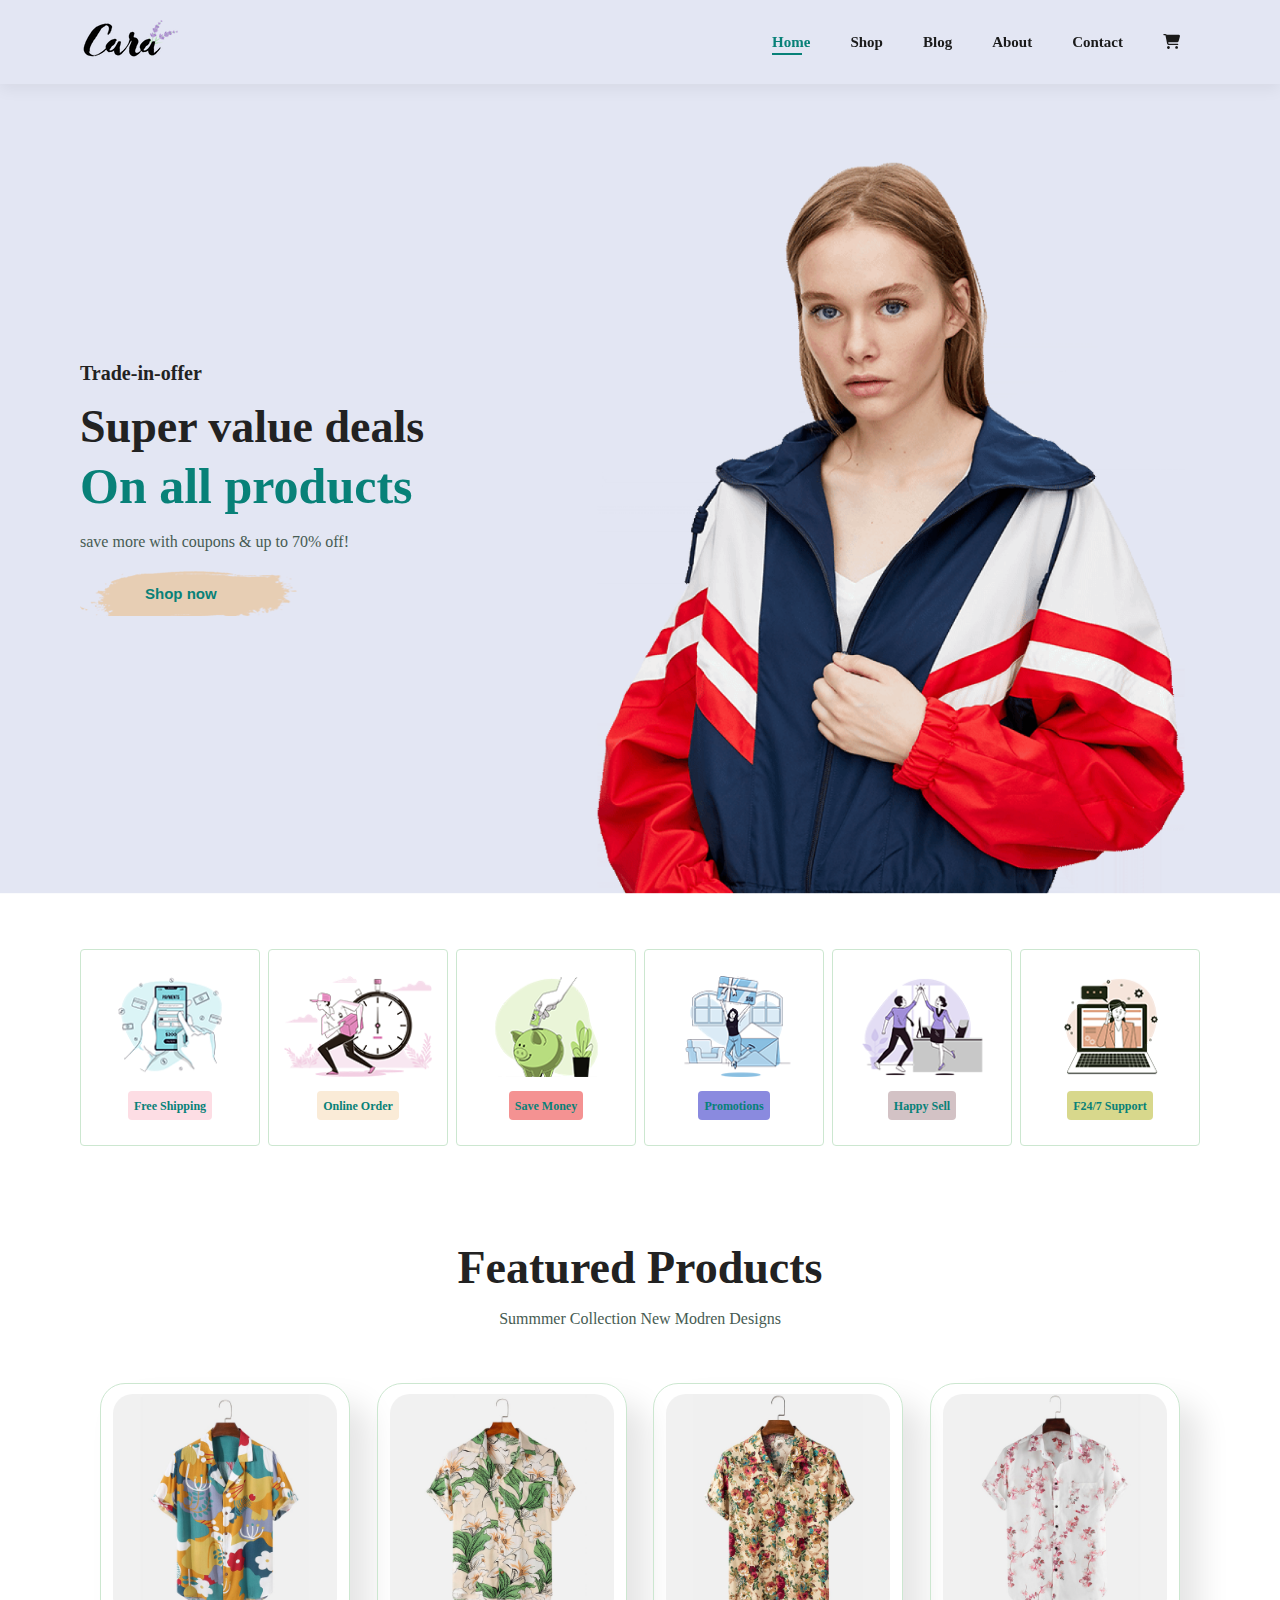
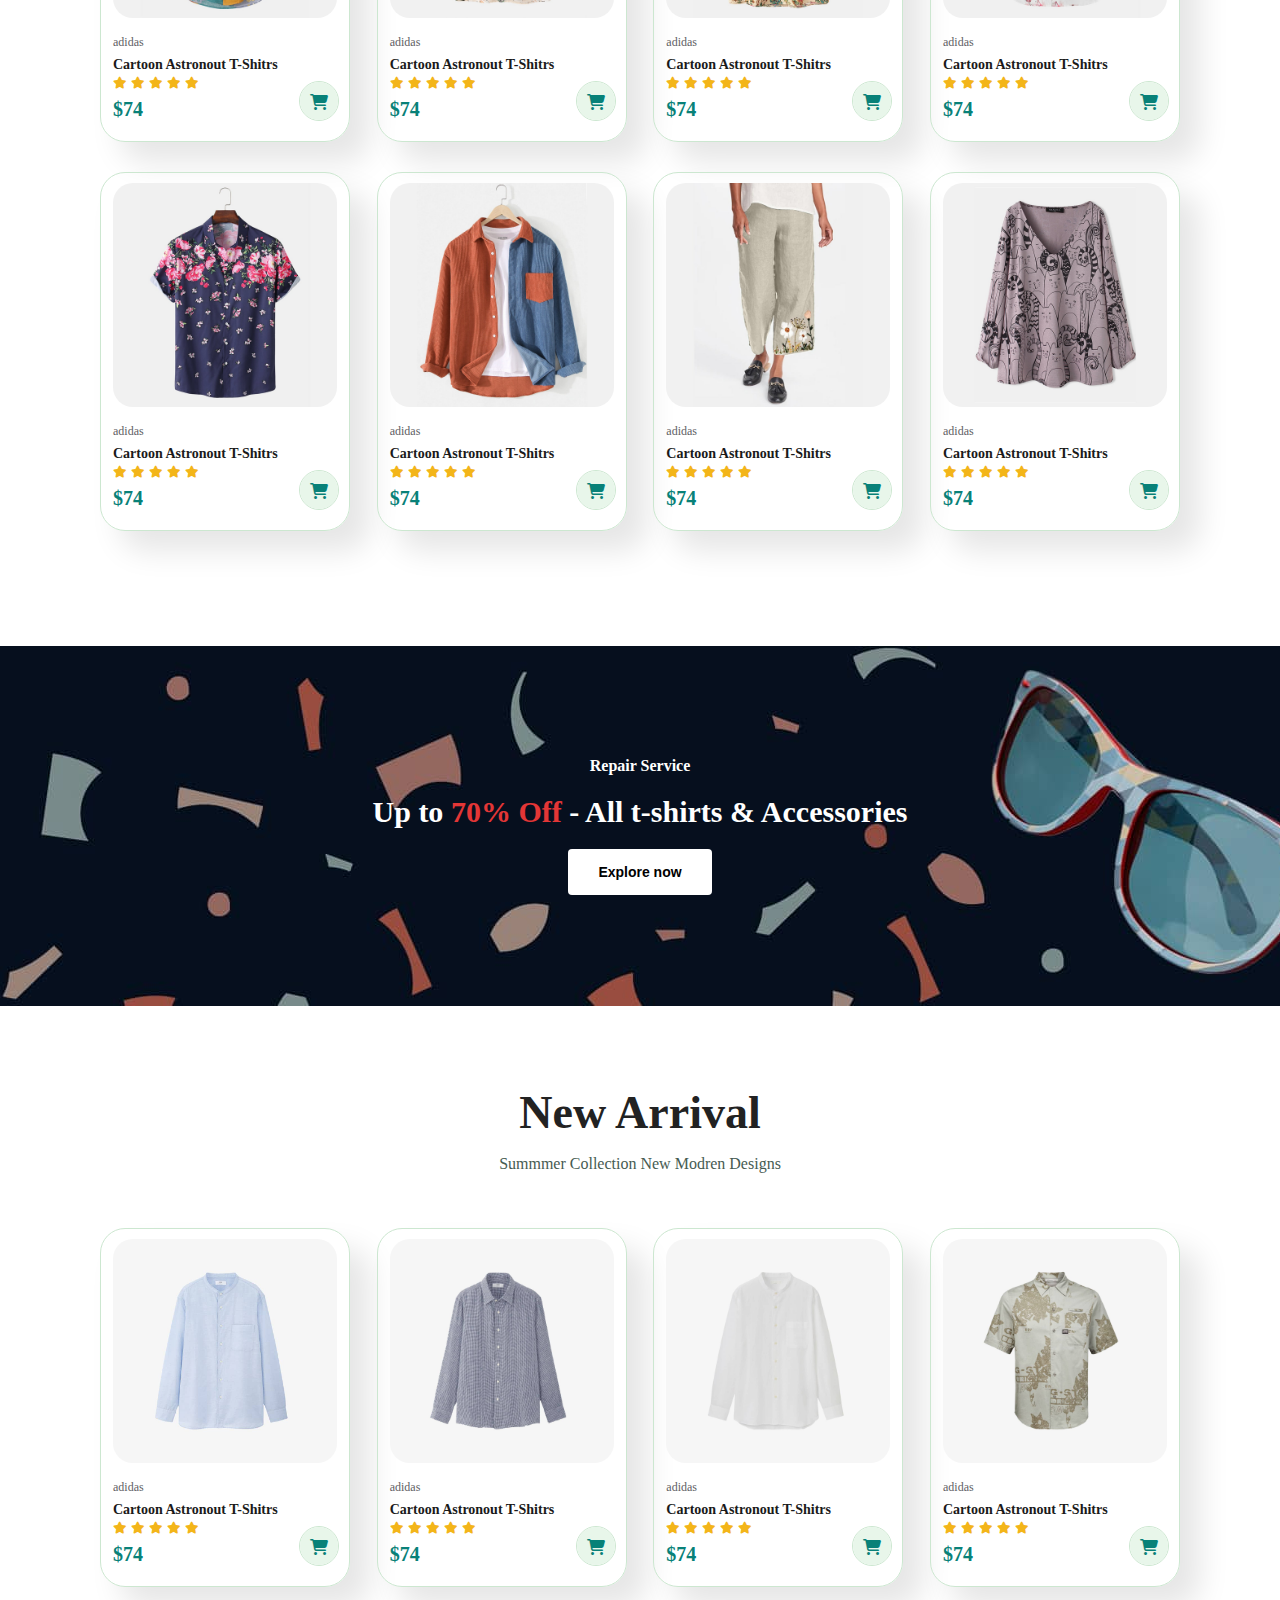
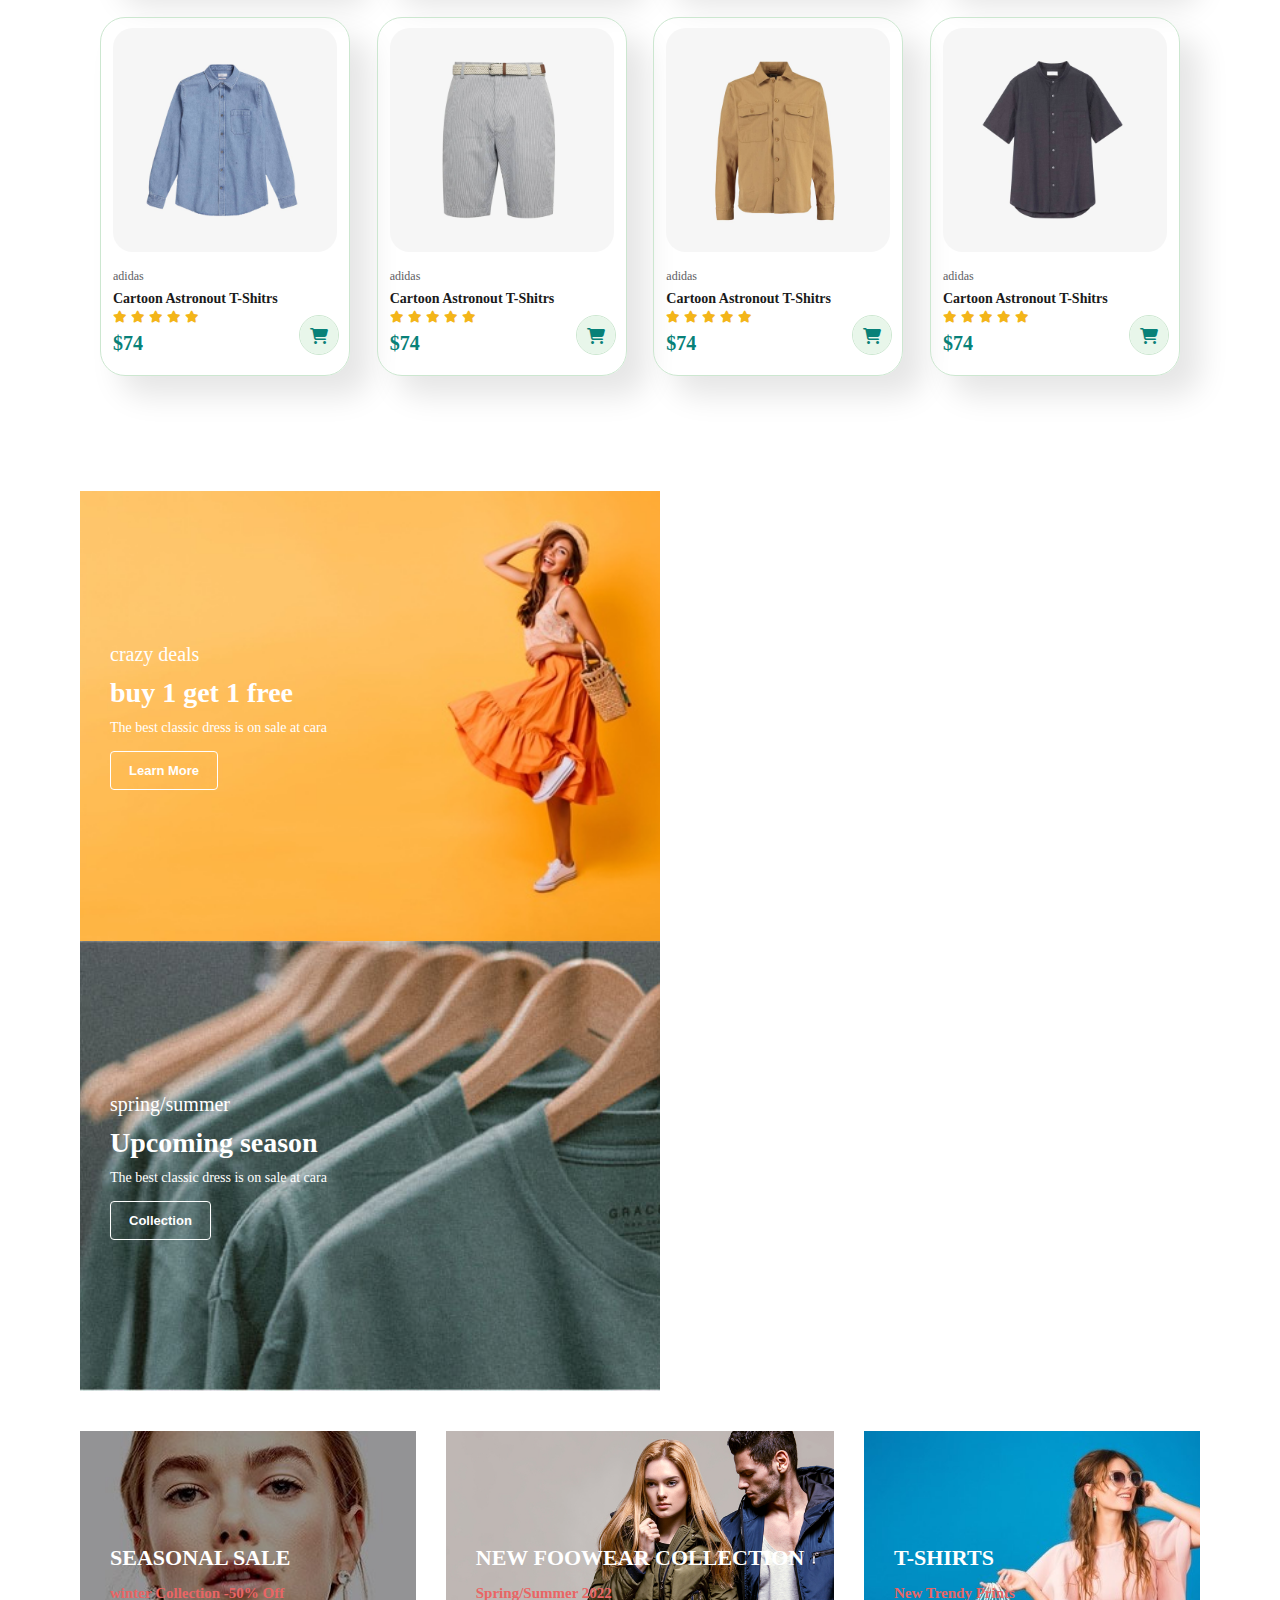
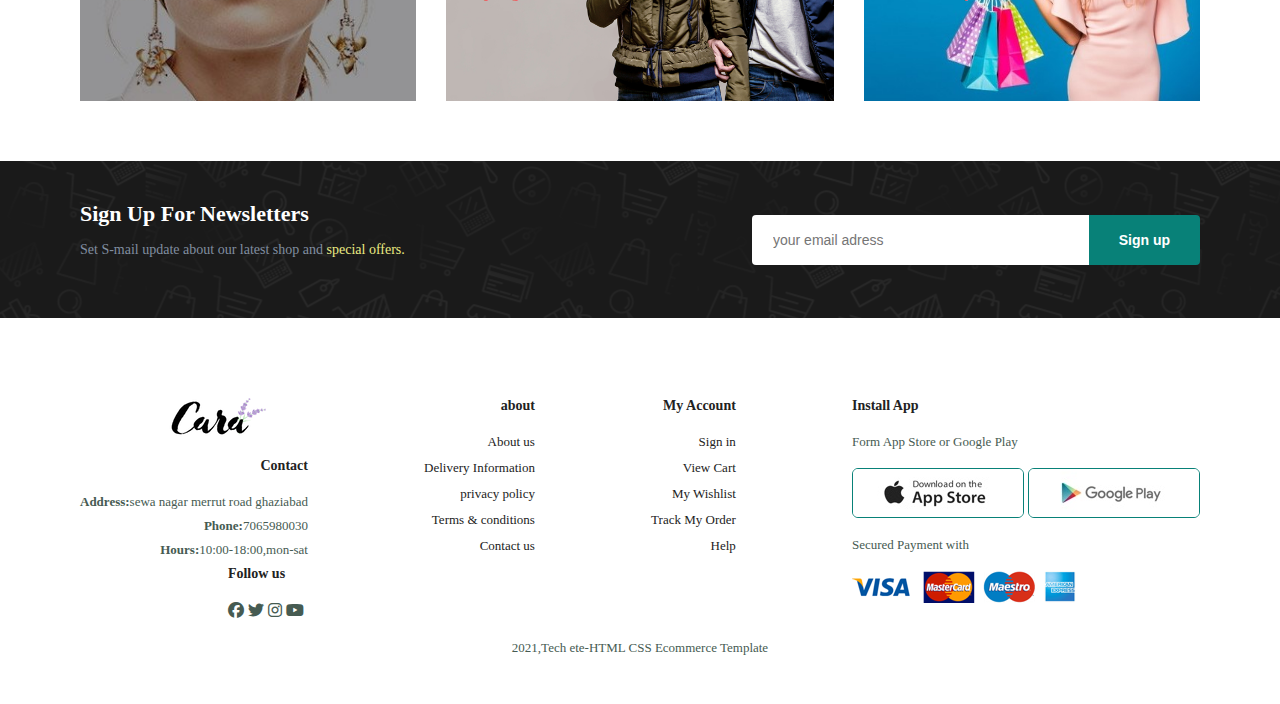
<file: index.html>
<!DOCTYPE html>
<html lang="en">
<head>
    <meta charset="UTF-8">
    <meta name="viewport" content="width=device-width, initial-scale=1.0">
    <title>Document</title>
    <link rel="stylesheet" href="https://cdnjs.cloudflare.com/ajax/libs/font-awesome/6.6.0/css/all.min.css" />
    <link rel="stylesheet" href="style.css">
</head>
<body>
<section id="header">
    <a href="#"> <img src="logo/logo.png"></a>  
    <div>
        <ul id="navbar">
            <li><a  class="active"href="index.html">Home</a></li>
            <li><a href="shop.html">Shop</a></li>
            <li><a href="blog.html">Blog</a></li>
            <li><a href="about.html">About</a></li>
            <li><a href="contact.html">Contact</a></li>
            <li id="shopping"><a href="cart.html"><i class="fa-solid fa-cart-shopping"></i></a></li>
        </ul>
    </div>
    <div id="phone">
       
        <a href="#"><i class="fa-solid fa-cart-shopping"></i></a>
        <i id="bar" class="fas fa-outdent"></i>
    </div>
</section>
<Section id="hero">
    <h4>Trade-in-offer</h4>
    <h2>Super value deals</h2>
    <h1>On all products</h1>
    <p>save more with coupons & up to 70% off!</p>
    <button>Shop now</button>
</Section>
<section id="features" class="section-p1">
    <div class="fe-box">
        <img src="features/f1.png" alt="">
        <h6>Free Shipping</h6>
    </div>
    <div class="fe-box">
        <img src="features/f2.png" alt="">
        <h6>Online Order</h6>
    </div>
    <div class="fe-box">
        <img src="features/f3.png" alt="">
        <h6>Save Money</h6>
    </div>
    <div class="fe-box">
        <img src="features/f4.png" alt="">
        <h6>Promotions</h6>
    </div>
    <div class="fe-box">
        <img src="features/f5.png" alt="">
        <h6>Happy Sell</h6>
    </div>
    <div class="fe-box">
        <img src="features/f6.png" alt="">
        <h6>F24/7 Support</h6>
    </div>


</section>
<section id="product1" class="section-p1">
    <h2>Featured Products</h2>
    <p>Summmer Collection New Modren Designs</p>
    <div class="pro-container">
        <!-- single product -->
        <div class="pre">
            <img src="product/f1.jpg">
            <div class="des">
                <span>adidas</span>
                <h5>Cartoon Astronout T-Shitrs</h5>
                <div class="star">
                    <i class="fas fa-star"></i>
                    <i class="fas fa-star"></i>
                    <i class="fas fa-star"></i>
                    <i class="fas fa-star"></i>
                    <i class="fas fa-star"></i>
                </div>
                <h4>$74</h4>
            </div>
            <a href=""><i class="fa-solid fa-cart-shopping "id="cart"></i></a>
        </div>
        <div class="pre">
            <img src="product/f2.jpg">
            <div class="des">
                <span>adidas</span>
                <h5>Cartoon Astronout T-Shitrs</h5>
                <div class="star">
                    <i class="fas fa-star"></i>
                    <i class="fas fa-star"></i>
                    <i class="fas fa-star"></i>
                    <i class="fas fa-star"></i>
                    <i class="fas fa-star"></i>
                </div>
                <h4>$74</h4>
            </div>
            <a href=""><i class="fa-solid fa-cart-shopping "id="cart"></i></a>
        </div>
        <div class="pre">
            <img src="product/f3.jpg">
            <div class="des">
                <span>adidas</span>
                <h5>Cartoon Astronout T-Shitrs</h5>
                <div class="star">
                    <i class="fas fa-star"></i>
                    <i class="fas fa-star"></i>
                    <i class="fas fa-star"></i>
                    <i class="fas fa-star"></i>
                    <i class="fas fa-star"></i>
                </div>
                <h4>$74</h4>
            </div>
            <a href=""><i class="fa-solid fa-cart-shopping "id="cart"></i></a>
        </div>
        <div class="pre">
            <img src="product/f4.jpg">
            <div class="des">
                <span>adidas</span>
                <h5>Cartoon Astronout T-Shitrs</h5>
                <div class="star">
                    <i class="fas fa-star"></i>
                    <i class="fas fa-star"></i>
                    <i class="fas fa-star"></i>
                    <i class="fas fa-star"></i>
                    <i class="fas fa-star"></i>
                </div>
                <h4>$74</h4>
            </div>
            <a href=""><i class="fa-solid fa-cart-shopping "id="cart"></i></a>
        </div>
        <div class="pre">
            <img src="product/f5.jpg">
            <div class="des">
                <span>adidas</span>
                <h5>Cartoon Astronout T-Shitrs</h5>
                <div class="star">
                    <i class="fas fa-star"></i>
                    <i class="fas fa-star"></i>
                    <i class="fas fa-star"></i>
                    <i class="fas fa-star"></i>
                    <i class="fas fa-star"></i>
                </div>
                <h4>$74</h4>
            </div>
            <a href=""><i class="fa-solid fa-cart-shopping "id="cart"></i></a>
        </div>
        <div class="pre">
            <img src="product/f6.jpg">
            <div class="des">
                <span>adidas</span>
                <h5>Cartoon Astronout T-Shitrs</h5>
                <div class="star">
                    <i class="fas fa-star"></i>
                    <i class="fas fa-star"></i>
                    <i class="fas fa-star"></i>
                    <i class="fas fa-star"></i>
                    <i class="fas fa-star"></i>
                </div>
                <h4>$74</h4>
            </div>
            <a href=""><i class="fa-solid fa-cart-shopping "id="cart"></i></a>
        </div>
        <div class="pre">
            <img src="product/f7.jpg">
            <div class="des">
                <span>adidas</span>
                <h5>Cartoon Astronout T-Shitrs</h5>
                <div class="star">
                    <i class="fas fa-star"></i>
                    <i class="fas fa-star"></i>
                    <i class="fas fa-star"></i>
                    <i class="fas fa-star"></i>
                    <i class="fas fa-star"></i>
                </div>
                <h4>$74</h4>
            </div>
            <a href=""><i class="fa-solid fa-cart-shopping "id="cart"></i></a>
        </div>
        <div class="pre">
            <img src="product/f8.jpg">
            <div class="des">
                <span>adidas</span>
                <h5>Cartoon Astronout T-Shitrs</h5>
                <div class="star">
                    <i class="fas fa-star"></i>
                    <i class="fas fa-star"></i>
                    <i class="fas fa-star"></i>
                    <i class="fas fa-star"></i>
                    <i class="fas fa-star"></i>
                </div>
                <h4>$74</h4>
            </div>
            <a href=""><i class="fa-solid fa-cart-shopping "id="cart"></i></a>
        </div>
        
    </div>
</section>
<section id="banner" class="section-m1">
    <h4>Repair Service</h4>
    <h2>Up to <span>70% Off</span> - All t-shirts & Accessories</h2>
    <button class="normal">Explore now</button>
</section>
<section id="product1" class="section-p1">
    <h2>New Arrival</h2>
    <p>Summmer Collection New Modren Designs</p>
    <div class="pro-container">
        <!-- single product -->
        <div class="pre">
            <img src="product/n1.jpg">
            <div class="des">
                <span>adidas</span>
                <h5>Cartoon Astronout T-Shitrs</h5>
                <div class="star">
                    <i class="fas fa-star"></i>
                    <i class="fas fa-star"></i>
                    <i class="fas fa-star"></i>
                    <i class="fas fa-star"></i>
                    <i class="fas fa-star"></i>
                </div>
                <h4>$74</h4>
            </div>
            <a href=""><i class="fa-solid fa-cart-shopping "id="cart"></i></a>
        </div>
        <div class="pre">
            <img src="product/n2.jpg">
            <div class="des">
                <span>adidas</span>
                <h5>Cartoon Astronout T-Shitrs</h5>
                <div class="star">
                    <i class="fas fa-star"></i>
                    <i class="fas fa-star"></i>
                    <i class="fas fa-star"></i>
                    <i class="fas fa-star"></i>
                    <i class="fas fa-star"></i>
                </div>
                <h4>$74</h4>
            </div>
            <a href=""><i class="fa-solid fa-cart-shopping "id="cart"></i></a>
        </div>
        <div class="pre">
            <img src="product/n3.jpg">
            <div class="des">
                <span>adidas</span>
                <h5>Cartoon Astronout T-Shitrs</h5>
                <div class="star">
                    <i class="fas fa-star"></i>
                    <i class="fas fa-star"></i>
                    <i class="fas fa-star"></i>
                    <i class="fas fa-star"></i>
                    <i class="fas fa-star"></i>
                </div>
                <h4>$74</h4>
            </div>
            <a href=""><i class="fa-solid fa-cart-shopping "id="cart"></i></a>
        </div>
        <div class="pre">
            <img src="product/n4.jpg">
            <div class="des">
                <span>adidas</span>
                <h5>Cartoon Astronout T-Shitrs</h5>
                <div class="star">
                    <i class="fas fa-star"></i>
                    <i class="fas fa-star"></i>
                    <i class="fas fa-star"></i>
                    <i class="fas fa-star"></i>
                    <i class="fas fa-star"></i>
                </div>
                <h4>$74</h4>
            </div>
            <a href=""><i class="fa-solid fa-cart-shopping "id="cart"></i></a>
        </div>
        <div class="pre">
            <img src="product/n5.jpg">
            <div class="des">
                <span>adidas</span>
                <h5>Cartoon Astronout T-Shitrs</h5>
                <div class="star">
                    <i class="fas fa-star"></i>
                    <i class="fas fa-star"></i>
                    <i class="fas fa-star"></i>
                    <i class="fas fa-star"></i>
                    <i class="fas fa-star"></i>
                </div>
                <h4>$74</h4>
            </div>
            <a href=""><i class="fa-solid fa-cart-shopping "id="cart"></i></a>
        </div>
        <div class="pre">
            <img src="product/n6.jpg">
            <div class="des">
                <span>adidas</span>
                <h5>Cartoon Astronout T-Shitrs</h5>
                <div class="star">
                    <i class="fas fa-star"></i>
                    <i class="fas fa-star"></i>
                    <i class="fas fa-star"></i>
                    <i class="fas fa-star"></i>
                    <i class="fas fa-star"></i>
                </div>
                <h4>$74</h4>
            </div>
            <a href=""><i class="fa-solid fa-cart-shopping "id="cart"></i></a>
        </div>
        <div class="pre">
            <img src="product/n7.jpg">
            <div class="des">
                <span>adidas</span>
                <h5>Cartoon Astronout T-Shitrs</h5>
                <div class="star">
                    <i class="fas fa-star"></i>
                    <i class="fas fa-star"></i>
                    <i class="fas fa-star"></i>
                    <i class="fas fa-star"></i>
                    <i class="fas fa-star"></i>
                </div>
                <h4>$74</h4>
            </div>
            <a href=""><i class="fa-solid fa-cart-shopping "id="cart"></i></a>
        </div>
        <div class="pre">
            <img src="product/n8.jpg">
            <div class="des">
                <span>adidas</span>
                <h5>Cartoon Astronout T-Shitrs</h5>
                <div class="star">
                    <i class="fas fa-star"></i>
                    <i class="fas fa-star"></i>
                    <i class="fas fa-star"></i>
                    <i class="fas fa-star"></i>
                    <i class="fas fa-star"></i>
                </div>
                <h4>$74</h4>
            </div>
            <a href=""><i class="fa-solid fa-cart-shopping "id="cart"></i></a>
        </div>
        
    </div>
</section>
<section id="sm-banner" class="section-p1">
    <div class="banner-box">
        <h4>crazy  deals</h4>
        <h2>buy 1 get 1 free</h2>
        <span>The best classic dress is on sale at cara</span>
        <button class="white">Learn More</button>
    </div>
    <div class="banner-box2">
        <h4>spring/summer</h4>
        <h2>Upcoming season</h2>
        <span>The best classic dress is on sale at cara</span>
        <button class="white">Collection</button>
    </div>
</section>
<section id="banner-2">
    <div class="banner-box-1">
        <h2>SEASONAL SALE</h2>
        <h3>winter Collection -50% Off</h3>
    </div>
    <div class="banner-box-2">
        <h2>NEW FOOWEAR COLLECTION</h2>
        <h3>Spring/Summer 2022</h3>
    </div>
    <div class="banner-box-3">
        <h2>T-SHIRTS</h2>
        <h3>New Trendy Prints</h3>
    </div>

</section>
<section id="newsletter" class="section-p1 section-m1">
    <div class="newstext">
        <h4>Sign Up For Newsletters </h4>
        <p>Set S-mail update about our latest shop and <span>special offers.</span></p>
    </div>
    <div class="form">
        <input type="text" placeholder="your email adress">
        <button class="normal">Sign up</button>
    </div>
</section>
<footer class="section-p1">
    <div class="col">
        <img class="logo" src="logo/logo.png">
        <h4>Contact</h4>
        <p><strong>Address:</strong>sewa nagar merrut road ghaziabad </p>
        <p><strong>Phone:</strong>7065980030</p>
        <p><strong>Hours:</strong>10:00-18:00,mon-sat</p>
        <div class="follow">
            <h4>Follow us</h4>
            <div class="icon">
                <i class="fa-brands fa-facebook"></i>
                <i class="fa-brands fa-twitter"></i>
                <i class="fa-brands fa-instagram"></i>
                <i class="fa-brands fa-youtube"></i>
            </div>
        </div>
    </div>
    <div class="col">
        <h4>about</h4>
        <a href="#">About us</a>
        <a href="#">Delivery Information</a>
        <a href="#">privacy policy</a> 
        <a href="#">Terms & conditions</a> 
        <a href="#">Contact us</a>
    </div>
    <div class="col">
        <h4>My Account</h4>
        <a href="#">Sign in</a>
        <a href="#">View Cart</a>
        <a href="#">My Wishlist</a> 
        <a href="#">Track My Order</a> 
        <a href="#">Help</a>
    </div>
    <div class="install">
        <h4>Install App</h4>
        <p>Form App Store or Google Play</p>
        <div class="row">
            <img src="pay/app.jpg">
            <img src="pay/play.jpg">
        </div>
        <p>Secured Payment with</p>
        <img src="pay/pay.png">
    </div>
    <div class="copyright">
        <p>2021,Tech ete-HTML CSS Ecommerce Template</p>
    </div>
</footer>
<script src="script.js"></script>
</body>
</html>
</file>
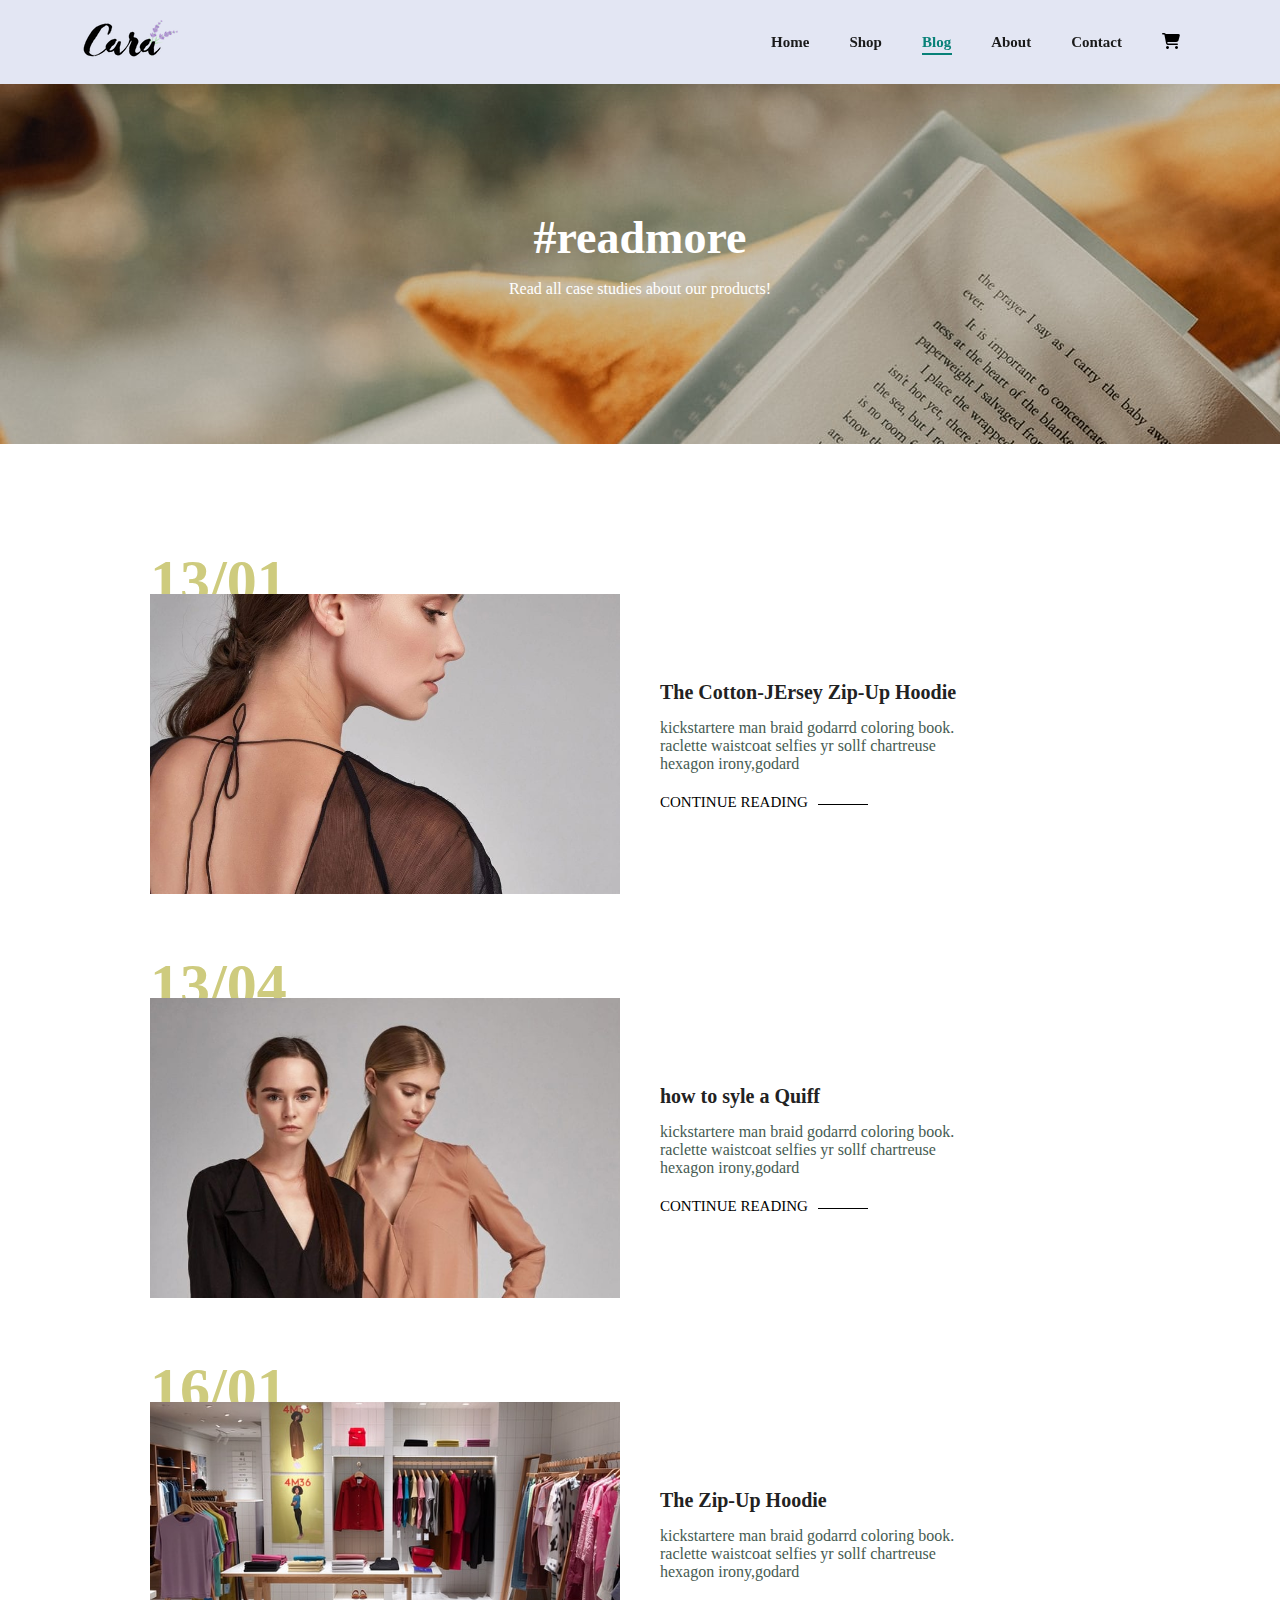
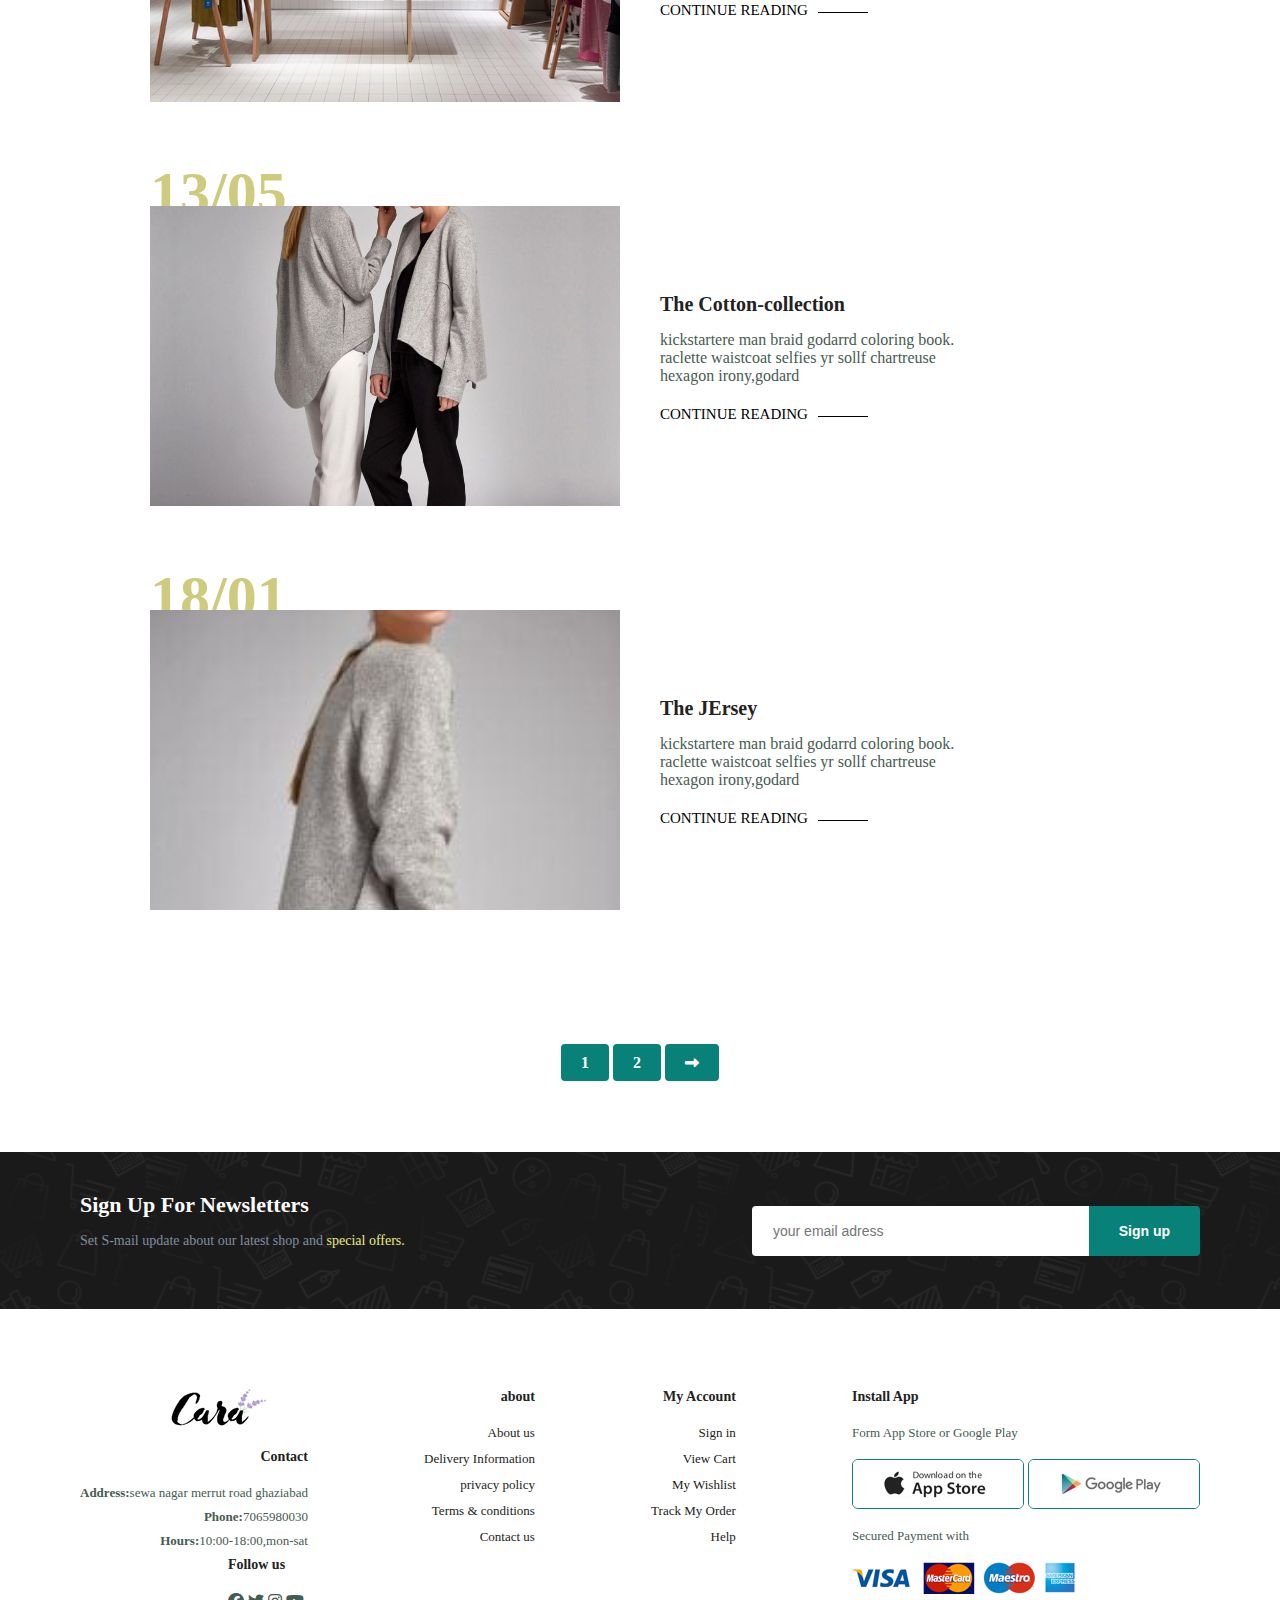
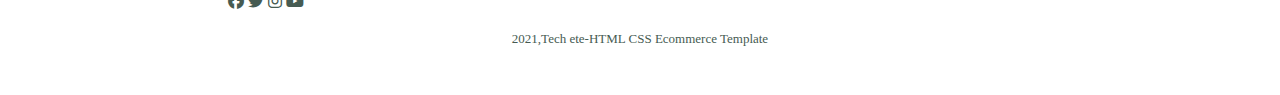
<file: blog.html>
<!DOCTYPE html>
<html lang="en">
<head>
    <meta charset="UTF-8">
    <meta name="viewport" content="width=device-width, initial-scale=1.0">
    <title>Document</title>
    <link rel="stylesheet" href="https://cdnjs.cloudflare.com/ajax/libs/font-awesome/6.6.0/css/all.min.css" />
    <link rel="stylesheet" href="style.css">
</head>
<body>
<section id="header">
    <a href="#"> <img src="logo/logo.png"></a>  
    <div>
        <ul id="navbar">
            <li><a href="index.html">Home</a></li>
            <li><a  href="shop.html">Shop</a></li>
            <li><a  class="active"href="blog.html">Blog</a></li>
            <li><a href="about.html">About</a></li>
            <li><a href="contact.html">Contact</a></li>
            <li id="shopping"><i class="fa-solid fa-cart-shopping"></i></li>
        </ul>
    </div>
    <div id="phone">
       
        <a href="#"><i class="fa-solid fa-cart-shopping"></i></a>
        <i id="bar" class="fas fa-outdent"></i>
    </div>
</section>
<Section id="page-header" class="blog-header">

    <h2>#readmore</h2>
    <p>Read all case studies about our products!</p>
   
</Section>
<Section id="blog">
    <div class="blog-box">
        <div class="blog-img">
            <img src="blog/b1.jpg">
        </div>
        <div class="blog-detail">
            <h4>The Cotton-JErsey Zip-Up Hoodie</h4>
            <p>kickstartere man braid godarrd coloring book.<br>
                raclette waistcoat selfies yr 
                sollf chartreuse <br>hexagon irony,godard
            </p>
            <a href="#">CONTINUE READING</a>
        </div>
        <h1>13/01</h1>
    </div>
    <div class="blog-box">
        <div class="blog-img">
            <img src="blog/b2.jpg">
        </div>
        <div class="blog-detail">
            <h4>how to syle a Quiff</h4>
            <p>kickstartere man braid godarrd coloring book.<br>
                raclette waistcoat selfies yr 
                sollf chartreuse <br>hexagon irony,godard
            </p>
            <a href="#">CONTINUE READING</a>
        </div>
        <h1>13/04</h1>
    </div>
    <div class="blog-box">
        <div class="blog-img">
            <img src="blog/b3.jpg">
        </div>
        <div class="blog-detail">
            <h4>The  Zip-Up Hoodie</h4>
            <p>kickstartere man braid godarrd coloring book.<br>
                raclette waistcoat selfies yr 
                sollf chartreuse <br>hexagon irony,godard
            </p>
            <a href="#">CONTINUE READING</a>
        </div>
        <h1>16/01</h1>
    </div>
    <div class="blog-box">
        <div class="blog-img">
            <img src="blog/b4.jpg">
        </div>
        <div class="blog-detail">
            <h4>The Cotton-collection</h4>
            <p>kickstartere man braid godarrd coloring book.<br>
                raclette waistcoat selfies yr 
                sollf chartreuse <br>hexagon irony,godard
            </p>
            <a href="#">CONTINUE READING</a>
        </div>
        <h1>13/05</h1>
    </div>
    <div class="blog-box">
        <div class="blog-img">
            <img src="blog/b5.jpg">
        </div>
        <div class="blog-detail">
            <h4>The JErsey</h4>
            <p>kickstartere man braid godarrd coloring book.<br>
                raclette waistcoat selfies yr 
                sollf chartreuse <br>hexagon irony,godard
            </p>
            <a href="#">CONTINUE READING</a>
        </div>
        <h1>18/01</h1>
    </div>

</Section>
<section id="pagination" class="section-p1">
    <a href="#">1</a>
    <a href="#">2</a>
    <a href="#"><i class="fa-solid fa-right-long"></i></a>
    
</section>
<section id="newsletter" class="section-p1 section-m1">
    <div class="newstext">
        <h4>Sign Up For Newsletters </h4>
        <p>Set S-mail update about our latest shop and <span>special offers.</span></p>
    </div>
    <div class="form">
        <input type="text" placeholder="your email adress">
        <button class="normal">Sign up</button>
    </div>
</section>
<footer class="section-p1">
    <div class="col">
        <img class="logo" src="logo/logo.png">
        <h4>Contact</h4>
        <p><strong>Address:</strong>sewa nagar merrut road ghaziabad </p>
        <p><strong>Phone:</strong>7065980030</p>
        <p><strong>Hours:</strong>10:00-18:00,mon-sat</p>
        <div class="follow">
            <h4>Follow us</h4>
            <div class="icon">
                <i class="fa-brands fa-facebook"></i>
                <i class="fa-brands fa-twitter"></i>
                <i class="fa-brands fa-instagram"></i>
                <i class="fa-brands fa-youtube"></i>
            </div>
        </div>
    </div>
    <div class="col">
        <h4>about</h4>
        <a href="#">About us</a>
        <a href="#">Delivery Information</a>
        <a href="#">privacy policy</a> 
        <a href="#">Terms & conditions</a> 
        <a href="#">Contact us</a>
    </div>
    <div class="col">
        <h4>My Account</h4>
        <a href="#">Sign in</a>
        <a href="#">View Cart</a>
        <a href="#">My Wishlist</a> 
        <a href="#">Track My Order</a> 
        <a href="#">Help</a>
    </div>
    <div class="install">
        <h4>Install App</h4>
        <p>Form App Store or Google Play</p>
        <div class="row">
            <img src="pay/app.jpg">
            <img src="pay/play.jpg">
        </div>
        <p>Secured Payment with</p>
        <img src="pay/pay.png">
    </div>
    <div class="copyright">
        <p>2021,Tech ete-HTML CSS Ecommerce Template</p>
    </div>
</footer>
<script src="script.js"></script>
</body>
</html>
</file>
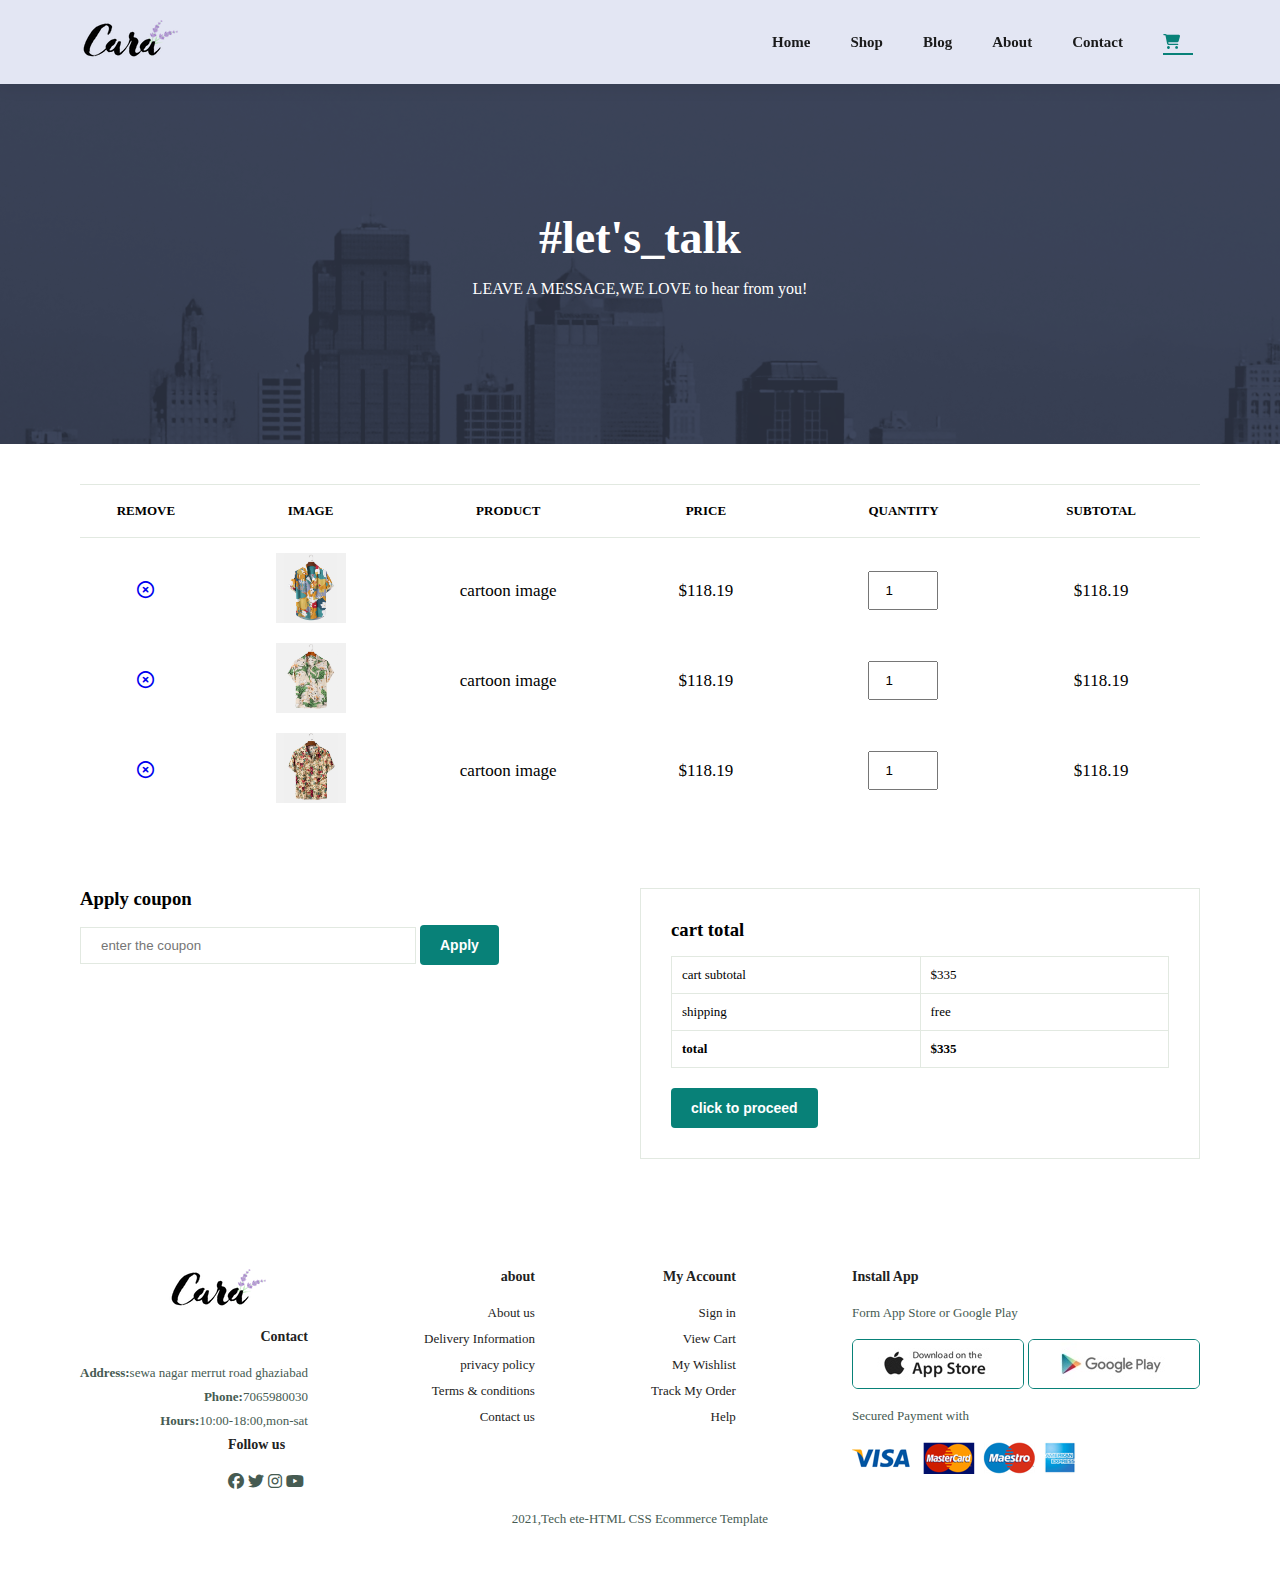
<file: cart.html>
<!DOCTYPE html>
<html lang="en">
<head>
    <meta charset="UTF-8">
    <meta name="viewport" content="width=device-width, initial-scale=1.0">
    <title>Document</title>
    <link rel="stylesheet" href="https://cdnjs.cloudflare.com/ajax/libs/font-awesome/6.6.0/css/all.min.css" />
    <link rel="stylesheet" href="style.css">
</head>
<body>
<section id="header">
    <a href="#"> <img src="logo/logo.png"></a>  
    <div>
        <ul id="navbar">
            <li><a href="index.html">Home</a></li>
            <li><a  href="shop.html">Shop</a></li>
            <li><a  href="blog.html">Blog</a></li>  
            <li><a  href="about.html">About</a></li>
            <li><a href="contact.html">Contact</a></li>
            <li id="shopping"><a class="active" href="cart.html"><i class="fa-solid fa-cart-shopping"></i></a></li>
        </ul>
    </div>
    <div id="phone">
        <a href="#"><i class="fa-solid fa-cart-shopping"></i></a>
        <i id="bar" class="fas fa-outdent"></i>
    </div>
</section>
<Section id="page-header" class="about-header">

    <h2>#let's_talk</h2>
    <p>LEAVE A MESSAGE,WE LOVE to hear from you!</p>
   
</Section>
<section id="cart" class="section-p1">
   <table width="100%">
    <thead>
        <tr>
           <td>remove</td>
           <td>image</td>
           <td>product</td>
           <td>price</td>
           <td>quantity</td>
           <td>subtotal</td>
        </tr>
    </thead>
    <tbody>
        <tr>
            <td><a href="#"><i class="far fa-times-circle"></i></a></td>
            <td><img src="product/f1.jpg"></td>
            <td>cartoon image</td>
            <td>$118.19</td>
            <td><input type="number" value="1"></td>
            <td>$118.19</td>
        </tr>
        <tr>
            <td><a href="#"><i class="far fa-times-circle"></i></a></td>
            <td><img src="product/f2.jpg"></td>
            <td>cartoon image</td>
            <td>$118.19</td>
            <td><input type="number" value="1"></td>
            <td>$118.19</td>
        </tr>
        <tr>
            <td><a href="#"><i class="far fa-times-circle"></i></a></td>
            <td><img src="product/f3.jpg"></td>
            <td>cartoon image</td>
            <td>$118.19</td>
            <td><input type="number" value="1"></td>
            <td>$118.19</td>
        </tr>
    </tbody>
   </table>
</section>
<section id="cart-add" class="section-p1">
    <div id="coupon">
        <h3>Apply coupon</h3>
        <div>
            <input type="text" placeholder="enter the coupon">
            <button class="normal">Apply</button>
        </div>
    </div>
    <div id="subtotal">
        <h3>cart total</h3>
        <table>
            <tr>
                <td>cart subtotal</td>
                <td>$335</td>
            </tr>
            <tr>
                <td>shipping</td>
                <td>free</td>
            </tr>
            <tr>
                <td><strong>total</strong></td>
                <td><strong>$335</strong></td>
            </tr>
        </table>
        <button class="normal">click to proceed</button>

    </div>
</section>
<footer class="section-p1">
    <div class="col" id="col-1">
        <img class="logo" src="logo/logo.png">
        <h4>Contact</h4>
        <p><strong>Address:</strong>sewa nagar merrut road ghaziabad </p>
        <p><strong>Phone:</strong>7065980030</p>
        <p><strong>Hours:</strong>10:00-18:00,mon-sat</p>
        <div class="follow">
            <h4>Follow us</h4>
            <div class="icon">
                <i class="fa-brands fa-facebook"></i>
                <i class="fa-brands fa-twitter"></i>
                <i class="fa-brands fa-instagram"></i>
                <i class="fa-brands fa-youtube"></i>
            </div>
        </div>
    </div>
    <div class="col">
        <h4>about</h4>
        <a href="#">About us</a>
        <a href="#">Delivery Information</a>
        <a href="#">privacy policy</a> 
        <a href="#">Terms & conditions</a> 
        <a href="#">Contact us</a>
    </div>
    <div class="col">
        <h4>My Account</h4>
        <a href="#">Sign in</a>
        <a href="#">View Cart</a>
        <a href="#">My Wishlist</a> 
        <a href="#">Track My Order</a> 
        <a href="#">Help</a>
    </div>
    <div class="install">
        <h4>Install App</h4>
        <p>Form App Store or Google Play</p>
        <div class="row">
            <img src="pay/app.jpg">
            <img src="pay/play.jpg">
        </div>
        <p>Secured Payment with</p>
        <img src="pay/pay.png">
    </div>
    <div class="copyright">
        <p>2021,Tech ete-HTML CSS Ecommerce Template</p>
    </div>
</footer>
<script src="script.js"></script>
</body>
</html>
</file>
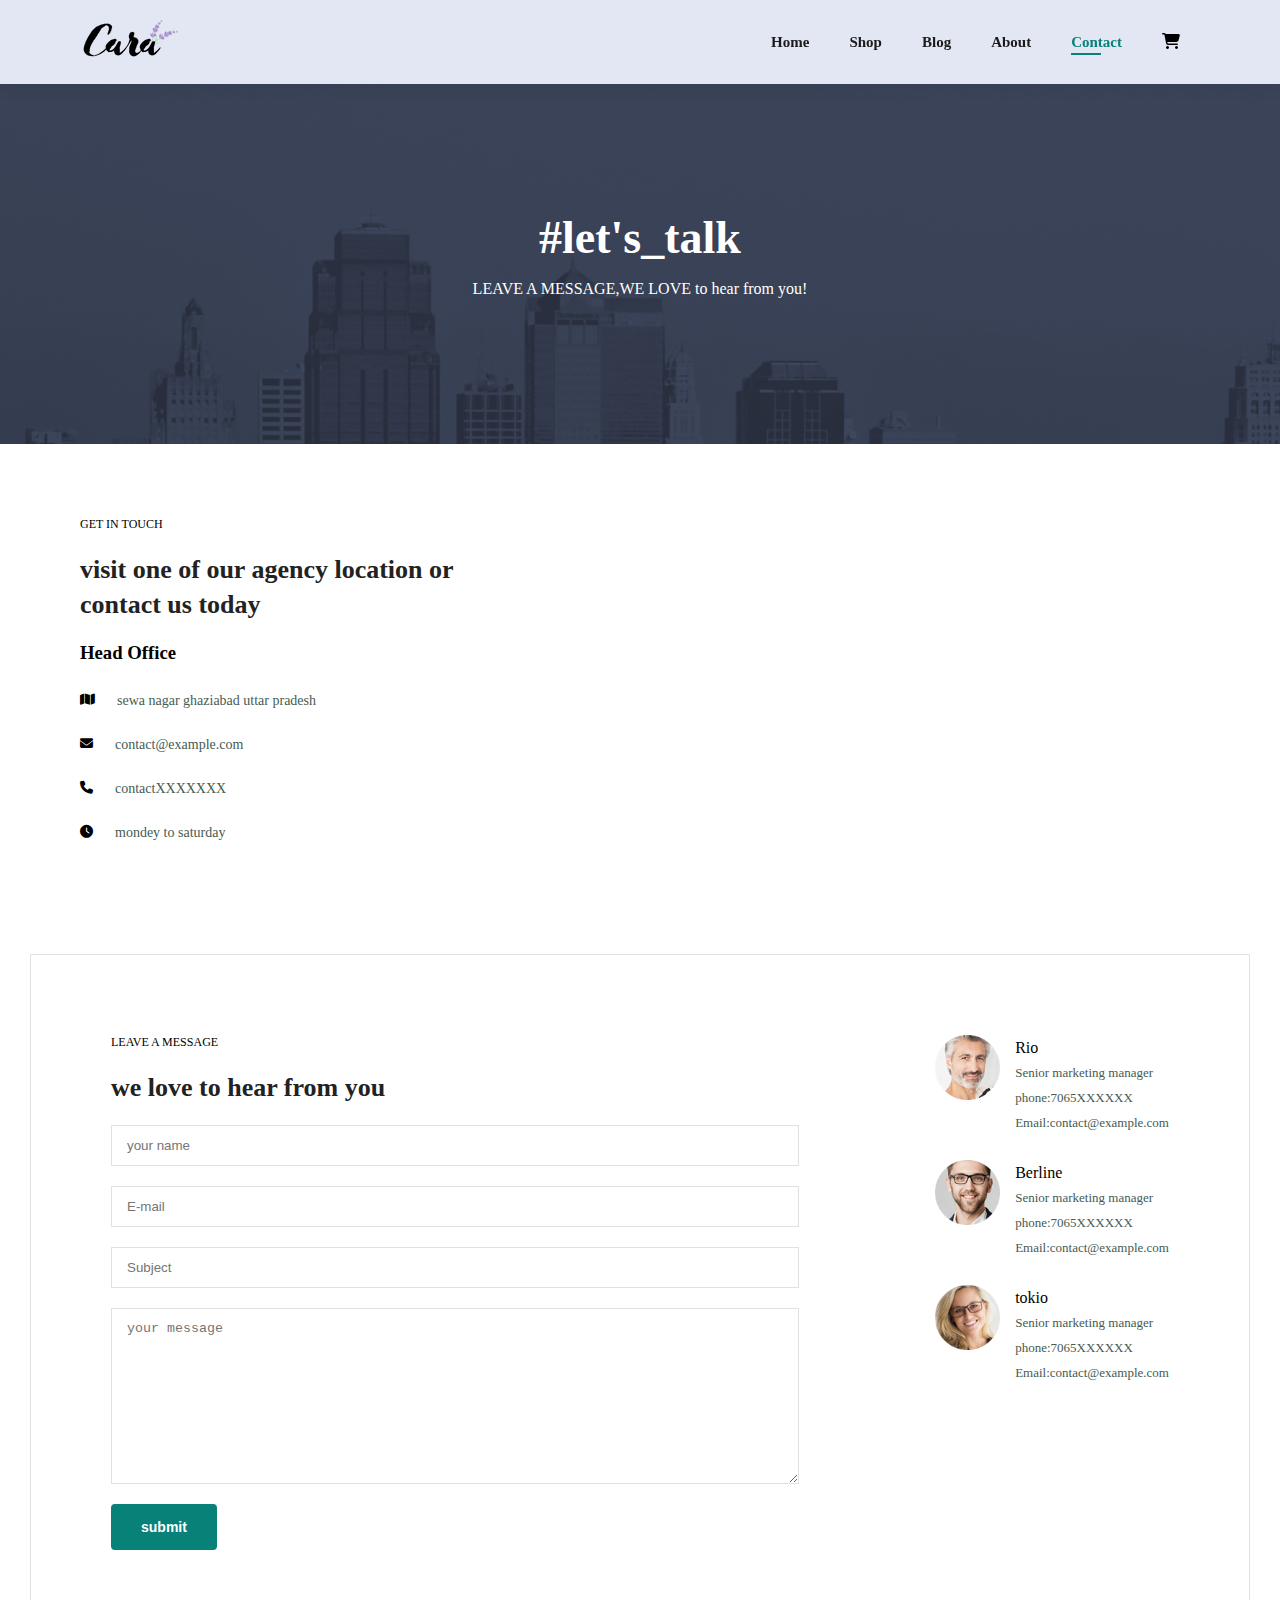
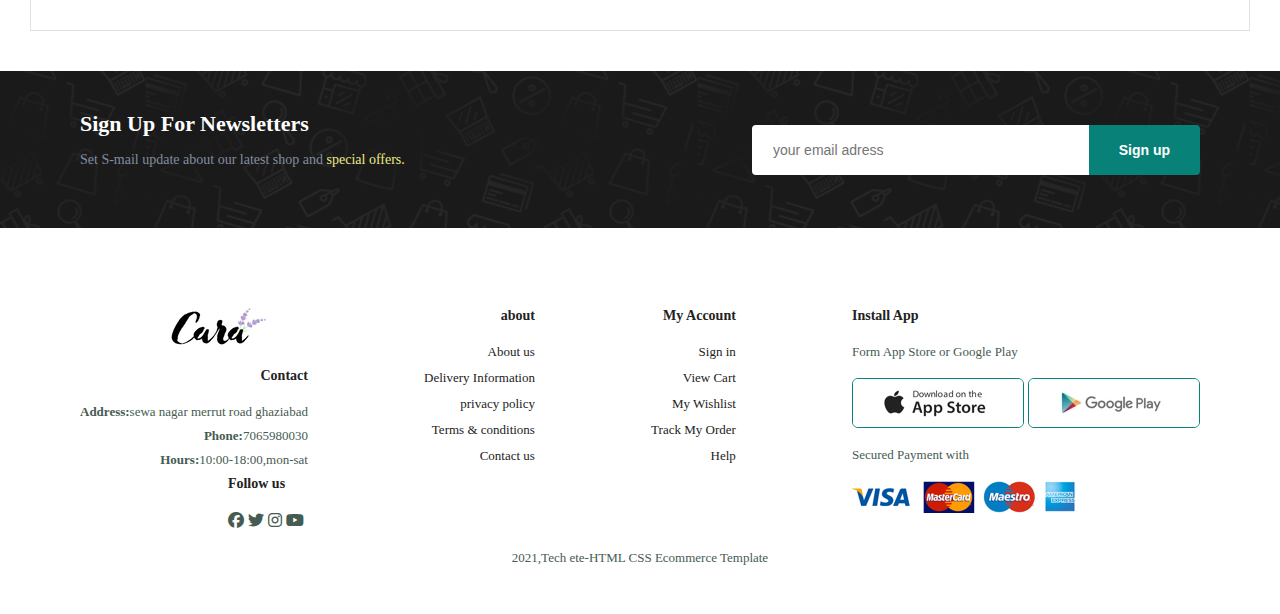
<file: contact.html>
<!DOCTYPE html>
<html lang="en">
<head>
    <meta charset="UTF-8">
    <meta name="viewport" content="width=device-width, initial-scale=1.0">
    <title>Document</title>
    <link rel="stylesheet" href="https://cdnjs.cloudflare.com/ajax/libs/font-awesome/6.6.0/css/all.min.css" />
    <link rel="stylesheet" href="style.css">
</head>
<body>
<section id="header">
    <a href="#"> <img src="logo/logo.png"></a>  
    <div>
        <ul id="navbar">
            <li><a href="index.html">Home</a></li>
            <li><a  href="shop.html">Shop</a></li>
            <li><a  href="blog.html">Blog</a></li>
            <li><a  href="about.html">About</a></li>
            <li><a class="active" href="contact.html">Contact</a></li>
            <li id="shopping"><i class="fa-solid fa-cart-shopping"></i></li>
        </ul>
    </div>
    <div id="phone">
       
        <a href="#"><i class="fa-solid fa-cart-shopping"></i></a>
        <i id="bar" class="fas fa-outdent"></i>
    </div>
</section>
<Section id="page-header" class="about-header">

    <h2>#let's_talk</h2>
    <p>LEAVE A MESSAGE,WE LOVE to hear from you!</p>
   
</Section>
<section id="contact-details" class="section-p1">
    <div class="details">
        <span>GET IN TOUCH</span>
        <h2>visit one of our agency location or contact us today</h2>
        <h3>Head Office</h3>
        <div>
            <li>
                <i class="fa-solid fa-map"></i>
                <p>sewa nagar ghaziabad uttar pradesh</p>
            </li>
            <li>
                <i class="fa-solid fa-envelope"></i>
                <p>contact@example.com</p>
            </li>
            <li>
                <i class="fa-solid fa-phone"></i>
                <p>contactXXXXXXX</p>
            </li>
            <li>
                <i class="fa-solid fa-clock"></i>
                <p>mondey to saturday</p>
            </li>
        </div>
    </div>
    <div class="map"><iframe src="https://www.google.com/maps/embed?pb=!1m18!1m12!1m3!1d8838.591276273964!2d80.93535935299802!3d26.916877041097877!2m3!1f0!2f0!3f0!3m2!1i1024!2i768!4f13.1!3m3!1m2!1s0x3999564d2761d695%3A0xffaa6ccef8c6ddae!2sInstitute%20of%20Engineering%20and%20Technology%20(IET)!5e0!3m2!1sen!2sin!4v1733458810563!5m2!1sen!2sin" 
        width="600" height="450" style="border:0;" allowfullscreen="" loading="lazy"
         referrerpolicy="no-referrer-when-downgrade"></iframe> 
    </div>
</section>
<section id="form-detail">
    <form>
    <span>LEAVE A MESSAGE</span>
    <h2>we love to hear from you</h2>
    <input type="text" placeholder="your name">
    <input type="text" placeholder="E-mail">
    <input type="text" placeholder="Subject">
    <textarea name=""id=""cols="30" rows="10" placeholder="your message"></textarea>
    <button class="normal">submit</button>
    </form>
    <div class="people">
        <div>
            <img src="people/1.png">
            <p><span>Rio</span>Senior marketing manager<br>
            phone:7065XXXXXX<br>Email:contact@example.com</p>
        </div>
        <div>
            <img src="people/2.png">
            <p><span>Berline</span>Senior marketing manager<br>
            phone:7065XXXXXX<br>Email:contact@example.com</p>
        </div>
        <div>
            <img src="people/3.png">
            <p><span>tokio</span>Senior marketing manager<br>
            phone:7065XXXXXX<br>Email:contact@example.com</p>
        </div>
    </div>
</section>
<section id="newsletter" class="section-p1 section-m1">
    <div class="newstext">
        <h4>Sign Up For Newsletters </h4>
        <p>Set S-mail update about our latest shop and <span>special offers.</span></p>
    </div>
    <div class="form">
        <input type="text" placeholder="your email adress">
        <button class="normal">Sign up</button>
    </div>
</section>
<footer class="section-p1">
    <div class="col">
        <img class="logo" src="logo/logo.png">
        <h4>Contact</h4>
        <p><strong>Address:</strong>sewa nagar merrut road ghaziabad </p>
        <p><strong>Phone:</strong>7065980030</p>
        <p><strong>Hours:</strong>10:00-18:00,mon-sat</p>
        <div class="follow">
            <h4>Follow us</h4>
            <div class="icon">
                <i class="fa-brands fa-facebook"></i>
                <i class="fa-brands fa-twitter"></i>
                <i class="fa-brands fa-instagram"></i>
                <i class="fa-brands fa-youtube"></i>
            </div>
        </div>
    </div>
    <div class="col">
        <h4>about</h4>
        <a href="#">About us</a>
        <a href="#">Delivery Information</a>
        <a href="#">privacy policy</a> 
        <a href="#">Terms & conditions</a> 
        <a href="#">Contact us</a>
    </div>
    <div class="col">
        <h4>My Account</h4>
        <a href="#">Sign in</a>
        <a href="#">View Cart</a>
        <a href="#">My Wishlist</a> 
        <a href="#">Track My Order</a> 
        <a href="#">Help</a>
    </div>
    <div class="install">
        <h4>Install App</h4>
        <p>Form App Store or Google Play</p>
        <div class="row">
            <img src="pay/app.jpg">
            <img src="pay/play.jpg">
        </div>
        <p>Secured Payment with</p>
        <img src="pay/pay.png">
    </div>
    <div class="copyright">
        <p>2021,Tech ete-HTML CSS Ecommerce Template</p>
    </div>
</footer>
<script src="script.js"></script>
</body>
</html>
</file>
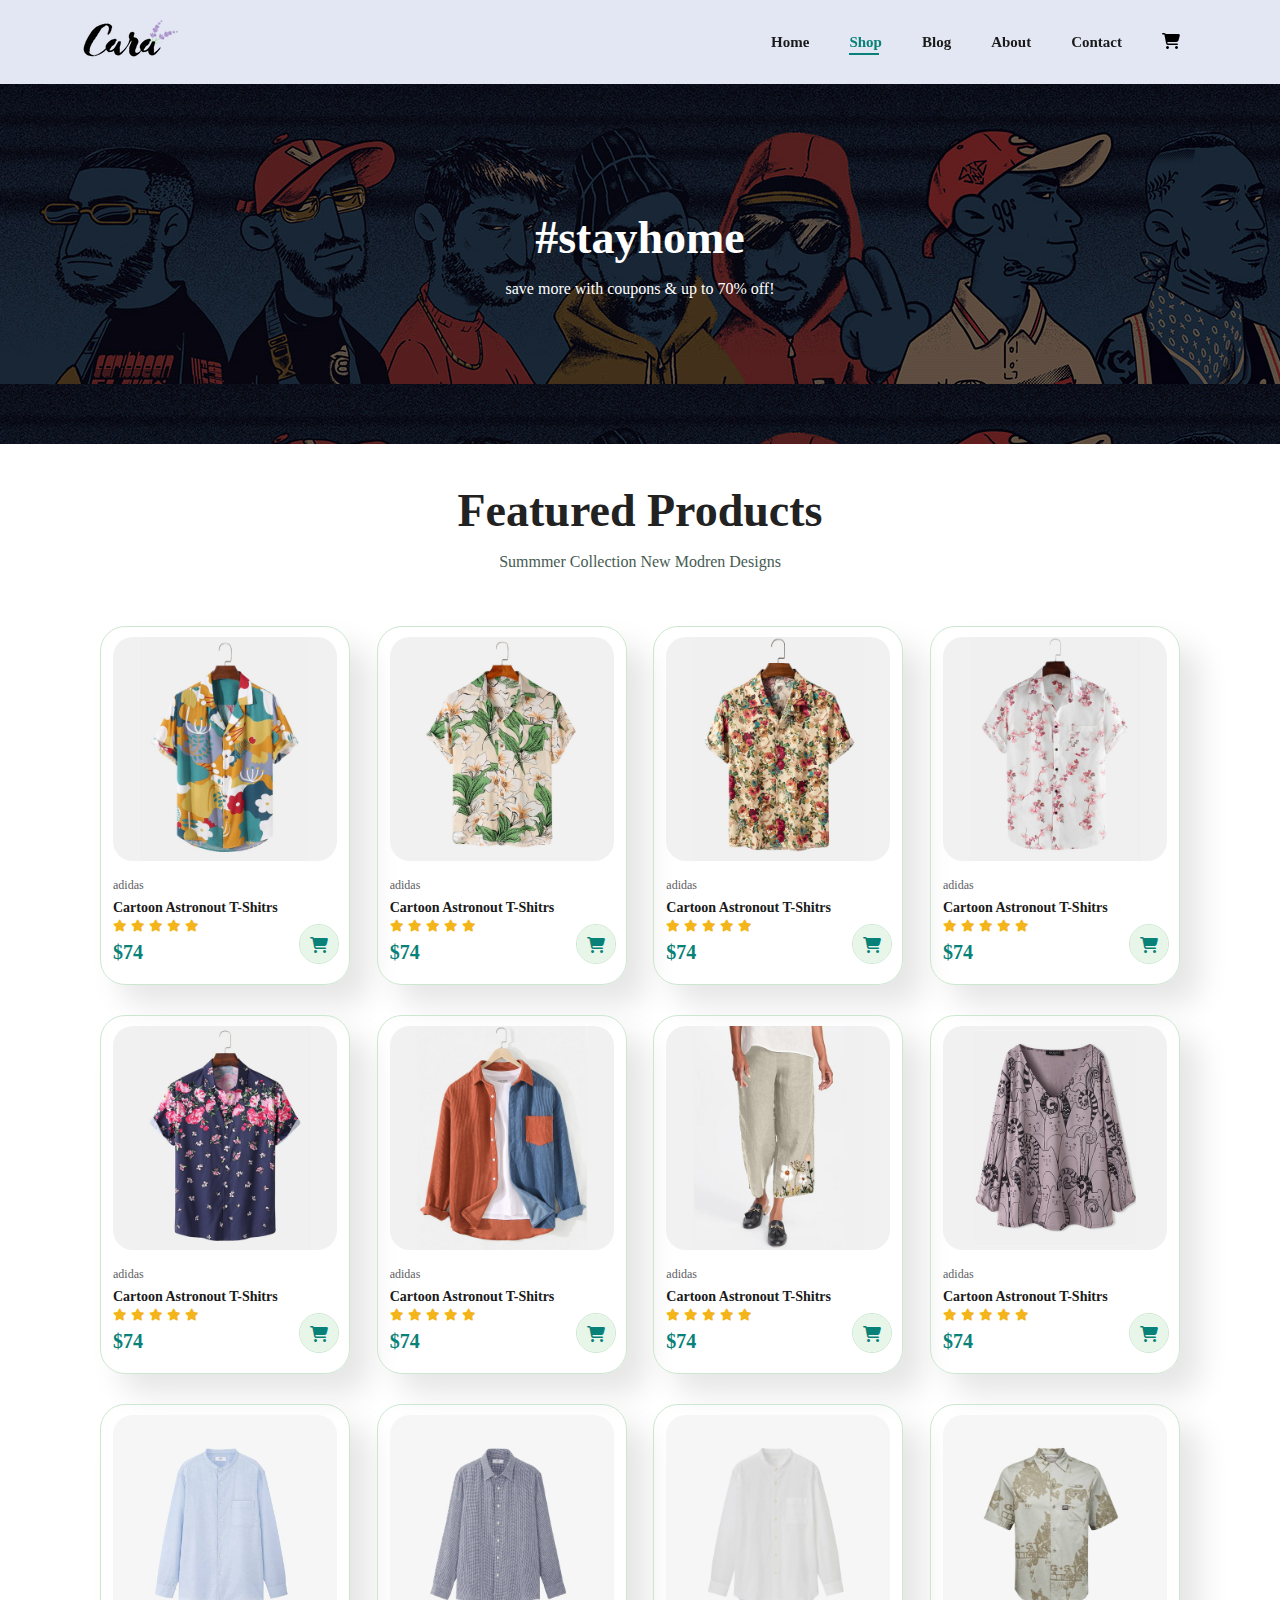
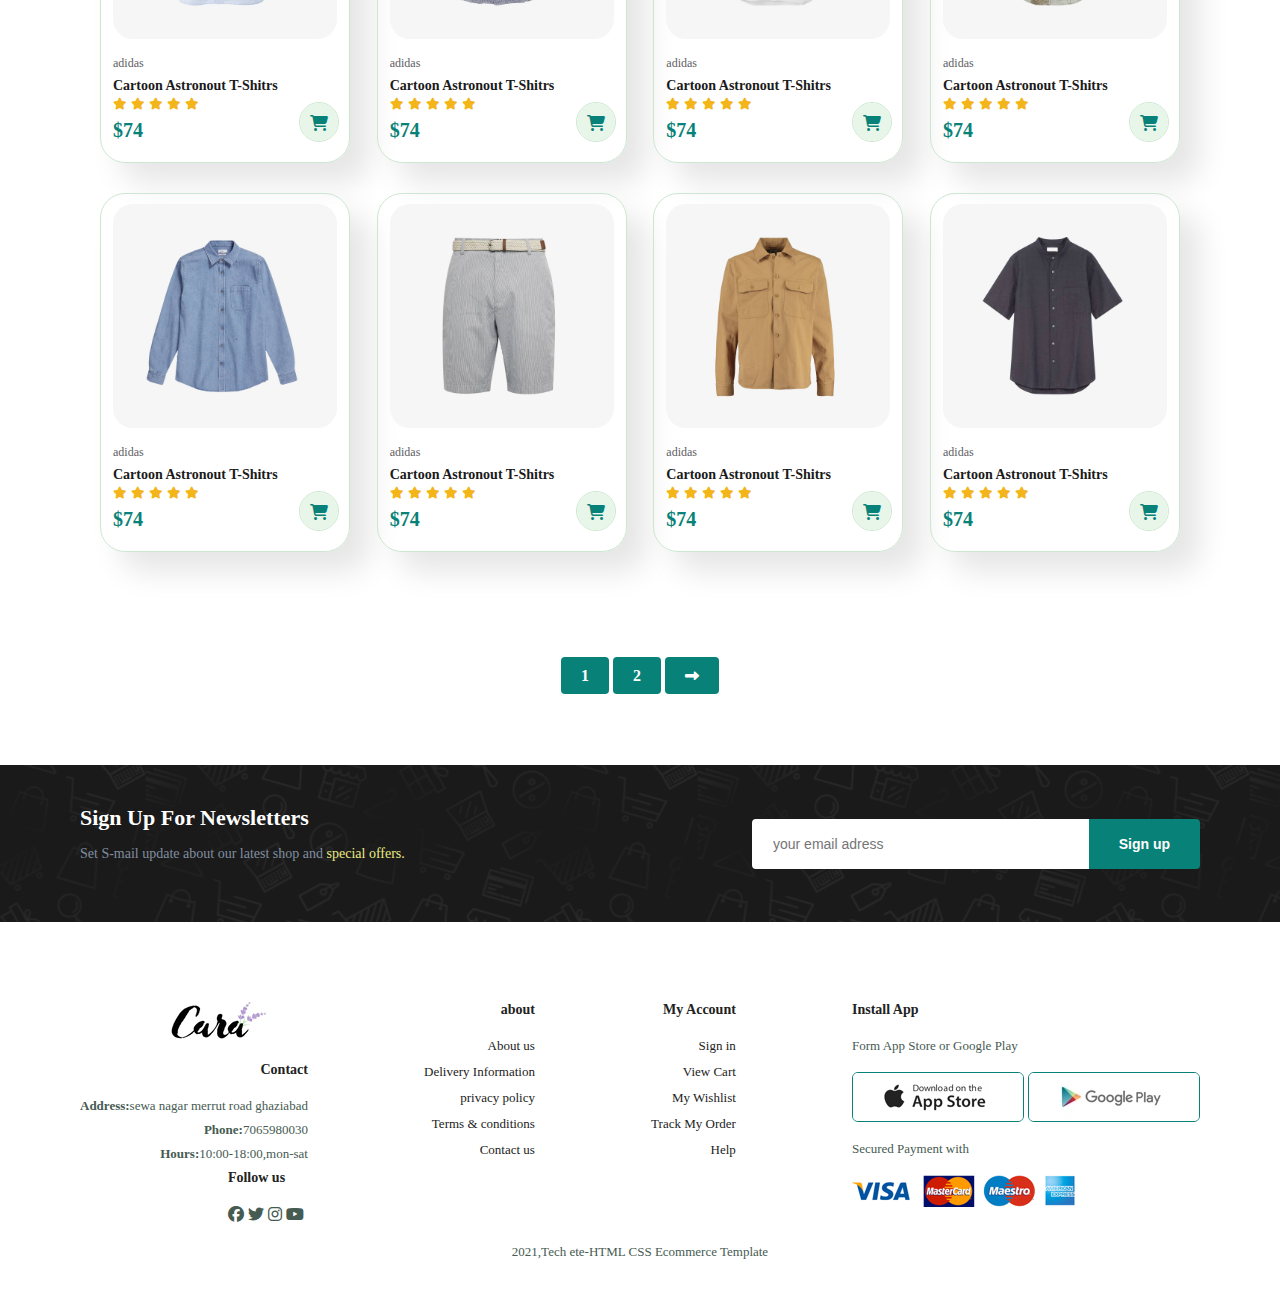
<file: shop.html>
<!DOCTYPE html>
<html lang="en">
<head>
    <meta charset="UTF-8">
    <meta name="viewport" content="width=device-width, initial-scale=1.0">
    <title>Document</title>
    <link rel="stylesheet" href="https://cdnjs.cloudflare.com/ajax/libs/font-awesome/6.6.0/css/all.min.css" />
    <link rel="stylesheet" href="style.css">
</head>
<body>
<section id="header">
    <a href="#"> <img src="logo/logo.png"></a>  
    <div>
        <ul id="navbar">
            <li><a href="index.html">Home</a></li>
            <li><a class="active" href="shop.html">Shop</a></li>
            <li><a href="blog.html">Blog</a></li>
            <li><a href="about.html">About</a></li>
            <li><a href="contact.html">Contact</a></li>
            <li id="shopping"><i class="fa-solid fa-cart-shopping"></i></li>
        </ul>
    </div>
    <div id="phone">
       
        <a href="#"><i class="fa-solid fa-cart-shopping"></i></a>
        <i id="bar" class="fas fa-outdent"></i>
    </div>
</section>
<Section id="page-header" class="shop-header">

    <h2>#stayhome</h2>
    <p>save more with coupons & up to 70% off!</p>
   
</Section>
<section id="product1" class="section-p1">
    <h2>Featured Products</h2>
    <p>Summmer Collection New Modren Designs</p>
    <div class="pro-container">
        <!-- single product -->
        <div class="pre" onclick="window.location.href='singlep.html'">
            <img src="product/f1.jpg">
            <div class="des">
                <span>adidas</span>
                <h5>Cartoon Astronout T-Shitrs</h5>
                <div class="star">
                    <i class="fas fa-star"></i>
                    <i class="fas fa-star"></i>
                    <i class="fas fa-star"></i>
                    <i class="fas fa-star"></i>
                    <i class="fas fa-star"></i>
                </div>
                <h4>$74</h4>
            </div>
            <a href=""><i class="fa-solid fa-cart-shopping "id="cart"></i></a>
        </div>
        <div class="pre">
            <img src="product/f2.jpg">
            <div class="des">
                <span>adidas</span>
                <h5>Cartoon Astronout T-Shitrs</h5>
                <div class="star">
                    <i class="fas fa-star"></i>
                    <i class="fas fa-star"></i>
                    <i class="fas fa-star"></i>
                    <i class="fas fa-star"></i>
                    <i class="fas fa-star"></i>
                </div>
                <h4>$74</h4>
            </div>
            <a href=""><i class="fa-solid fa-cart-shopping "id="cart"></i></a>
        </div>
        <div class="pre">
            <img src="product/f3.jpg">
            <div class="des">
                <span>adidas</span>
                <h5>Cartoon Astronout T-Shitrs</h5>
                <div class="star">
                    <i class="fas fa-star"></i>
                    <i class="fas fa-star"></i>
                    <i class="fas fa-star"></i>
                    <i class="fas fa-star"></i>
                    <i class="fas fa-star"></i>
                </div>
                <h4>$74</h4>
            </div>
            <a href=""><i class="fa-solid fa-cart-shopping "id="cart"></i></a>
        </div>
        <div class="pre">
            <img src="product/f4.jpg">
            <div class="des">
                <span>adidas</span>
                <h5>Cartoon Astronout T-Shitrs</h5>
                <div class="star">
                    <i class="fas fa-star"></i>
                    <i class="fas fa-star"></i>
                    <i class="fas fa-star"></i>
                    <i class="fas fa-star"></i>
                    <i class="fas fa-star"></i>
                </div>
                <h4>$74</h4>
            </div>
            <a href=""><i class="fa-solid fa-cart-shopping "id="cart"></i></a>
        </div>
        <div class="pre">
            <img src="product/f5.jpg">
            <div class="des">
                <span>adidas</span>
                <h5>Cartoon Astronout T-Shitrs</h5>
                <div class="star">
                    <i class="fas fa-star"></i>
                    <i class="fas fa-star"></i>
                    <i class="fas fa-star"></i>
                    <i class="fas fa-star"></i>
                    <i class="fas fa-star"></i>
                </div>
                <h4>$74</h4>
            </div>
            <a href=""><i class="fa-solid fa-cart-shopping "id="cart"></i></a>
        </div>
        <div class="pre">
            <img src="product/f6.jpg">
            <div class="des">
                <span>adidas</span>
                <h5>Cartoon Astronout T-Shitrs</h5>
                <div class="star">
                    <i class="fas fa-star"></i>
                    <i class="fas fa-star"></i>
                    <i class="fas fa-star"></i>
                    <i class="fas fa-star"></i>
                    <i class="fas fa-star"></i>
                </div>
                <h4>$74</h4>
            </div>
            <a href=""><i class="fa-solid fa-cart-shopping "id="cart"></i></a>
        </div>
        <div class="pre">
            <img src="product/f7.jpg">
            <div class="des">
                <span>adidas</span>
                <h5>Cartoon Astronout T-Shitrs</h5>
                <div class="star">
                    <i class="fas fa-star"></i>
                    <i class="fas fa-star"></i>
                    <i class="fas fa-star"></i>
                    <i class="fas fa-star"></i>
                    <i class="fas fa-star"></i>
                </div>
                <h4>$74</h4>
            </div>
            <a href=""><i class="fa-solid fa-cart-shopping "id="cart"></i></a>
        </div>
        <div class="pre">
            <img src="product/f8.jpg">
            <div class="des">
                <span>adidas</span>
                <h5>Cartoon Astronout T-Shitrs</h5>
                <div class="star">
                    <i class="fas fa-star"></i>
                    <i class="fas fa-star"></i>
                    <i class="fas fa-star"></i>
                    <i class="fas fa-star"></i>
                    <i class="fas fa-star"></i>
                </div>
                <h4>$74</h4>
            </div>
            <a href=""><i class="fa-solid fa-cart-shopping "id="cart"></i></a>
        </div>

        <div class="pre">
            <img src="product/n1.jpg">
            <div class="des">
                <span>adidas</span>
                <h5>Cartoon Astronout T-Shitrs</h5>
                <div class="star">
                    <i class="fas fa-star"></i>
                    <i class="fas fa-star"></i>
                    <i class="fas fa-star"></i>
                    <i class="fas fa-star"></i>
                    <i class="fas fa-star"></i>
                </div>
                <h4>$74</h4>
            </div>
            <a href=""><i class="fa-solid fa-cart-shopping "id="cart"></i></a>
        </div>
        <div class="pre">
            <img src="product/n2.jpg">
            <div class="des">
                <span>adidas</span>
                <h5>Cartoon Astronout T-Shitrs</h5>
                <div class="star">
                    <i class="fas fa-star"></i>
                    <i class="fas fa-star"></i>
                    <i class="fas fa-star"></i>
                    <i class="fas fa-star"></i>
                    <i class="fas fa-star"></i>
                </div>
                <h4>$74</h4>
            </div>
            <a href=""><i class="fa-solid fa-cart-shopping "id="cart"></i></a>
        </div>
        <div class="pre">
            <img src="product/n3.jpg">
            <div class="des">
                <span>adidas</span>
                <h5>Cartoon Astronout T-Shitrs</h5>
                <div class="star">
                    <i class="fas fa-star"></i>
                    <i class="fas fa-star"></i>
                    <i class="fas fa-star"></i>
                    <i class="fas fa-star"></i>
                    <i class="fas fa-star"></i>
                </div>
                <h4>$74</h4>
            </div>
            <a href=""><i class="fa-solid fa-cart-shopping "id="cart"></i></a>
        </div>
        <div class="pre">
            <img src="product/n4.jpg">
            <div class="des">
                <span>adidas</span>
                <h5>Cartoon Astronout T-Shitrs</h5>
                <div class="star">
                    <i class="fas fa-star"></i>
                    <i class="fas fa-star"></i>
                    <i class="fas fa-star"></i>
                    <i class="fas fa-star"></i>
                    <i class="fas fa-star"></i>
                </div>
                <h4>$74</h4>
            </div>
            <a href=""><i class="fa-solid fa-cart-shopping "id="cart"></i></a>
        </div>
        <div class="pre">
            <img src="product/n5.jpg">
            <div class="des">
                <span>adidas</span>
                <h5>Cartoon Astronout T-Shitrs</h5>
                <div class="star">
                    <i class="fas fa-star"></i>
                    <i class="fas fa-star"></i>
                    <i class="fas fa-star"></i>
                    <i class="fas fa-star"></i>
                    <i class="fas fa-star"></i>
                </div>
                <h4>$74</h4>
            </div>
            <a href=""><i class="fa-solid fa-cart-shopping "id="cart"></i></a>
        </div>
        <div class="pre">
            <img src="product/n6.jpg">
            <div class="des">
                <span>adidas</span>
                <h5>Cartoon Astronout T-Shitrs</h5>
                <div class="star">
                    <i class="fas fa-star"></i>
                    <i class="fas fa-star"></i>
                    <i class="fas fa-star"></i>
                    <i class="fas fa-star"></i>
                    <i class="fas fa-star"></i>
                </div>
                <h4>$74</h4>
            </div>
            <a href=""><i class="fa-solid fa-cart-shopping "id="cart"></i></a>
        </div>
        <div class="pre">
            <img src="product/n7.jpg">
            <div class="des">
                <span>adidas</span>
                <h5>Cartoon Astronout T-Shitrs</h5>
                <div class="star">
                    <i class="fas fa-star"></i>
                    <i class="fas fa-star"></i>
                    <i class="fas fa-star"></i>
                    <i class="fas fa-star"></i>
                    <i class="fas fa-star"></i>
                </div>
                <h4>$74</h4>
            </div>
            <a href=""><i class="fa-solid fa-cart-shopping "id="cart"></i></a>
        </div>
        <div class="pre">
            <img src="product/n8.jpg">
            <div class="des">
                <span>adidas</span>
                <h5>Cartoon Astronout T-Shitrs</h5>
                <div class="star">
                    <i class="fas fa-star"></i>
                    <i class="fas fa-star"></i>
                    <i class="fas fa-star"></i>
                    <i class="fas fa-star"></i>
                    <i class="fas fa-star"></i>
                </div>
                <h4>$74</h4>
            </div>
            <a href=""><i class="fa-solid fa-cart-shopping "id="cart"></i></a>
        </div>
        
    </div>
</section>
<section id="pagination" class="section-p1">
    <a href="#">1</a>
    <a href="#">2</a>
    <a href="#"><i class="fa-solid fa-right-long"></i></a>
    
</section>

<section id="newsletter" class="section-p1 section-m1">
    <div class="newstext">
        <h4>Sign Up For Newsletters </h4>
        <p>Set S-mail update about our latest shop and <span>special offers.</span></p>
    </div>
    <div class="form">
        <input type="text" placeholder="your email adress">
        <button class="normal">Sign up</button>
    </div>
</section>
<footer class="section-p1">
    <div class="col">
        <img class="logo" src="logo/logo.png">
        <h4>Contact</h4>
        <p><strong>Address:</strong>sewa nagar merrut road ghaziabad </p>
        <p><strong>Phone:</strong>7065980030</p>
        <p><strong>Hours:</strong>10:00-18:00,mon-sat</p>
        <div class="follow">
            <h4>Follow us</h4>
            <div class="icon">
                <i class="fa-brands fa-facebook"></i>
                <i class="fa-brands fa-twitter"></i>
                <i class="fa-brands fa-instagram"></i>
                <i class="fa-brands fa-youtube"></i>
            </div>
        </div>
    </div>
    <div class="col">
        <h4>about</h4>
        <a href="#">About us</a>
        <a href="#">Delivery Information</a>
        <a href="#">privacy policy</a> 
        <a href="#">Terms & conditions</a> 
        <a href="#">Contact us</a>
    </div>
    <div class="col">
        <h4>My Account</h4>
        <a href="#">Sign in</a>
        <a href="#">View Cart</a>
        <a href="#">My Wishlist</a> 
        <a href="#">Track My Order</a> 
        <a href="#">Help</a>
    </div>
    <div class="install">
        <h4>Install App</h4>
        <p>Form App Store or Google Play</p>
        <div class="row">
            <img src="pay/app.jpg">
            <img src="pay/play.jpg">
        </div>
        <p>Secured Payment with</p>
        <img src="pay/pay.png">
    </div>
    <div class="copyright">
        <p>2021,Tech ete-HTML CSS Ecommerce Template</p>
    </div>
</footer>
<script src="script.js"></script>
</body>
</html>
</file>
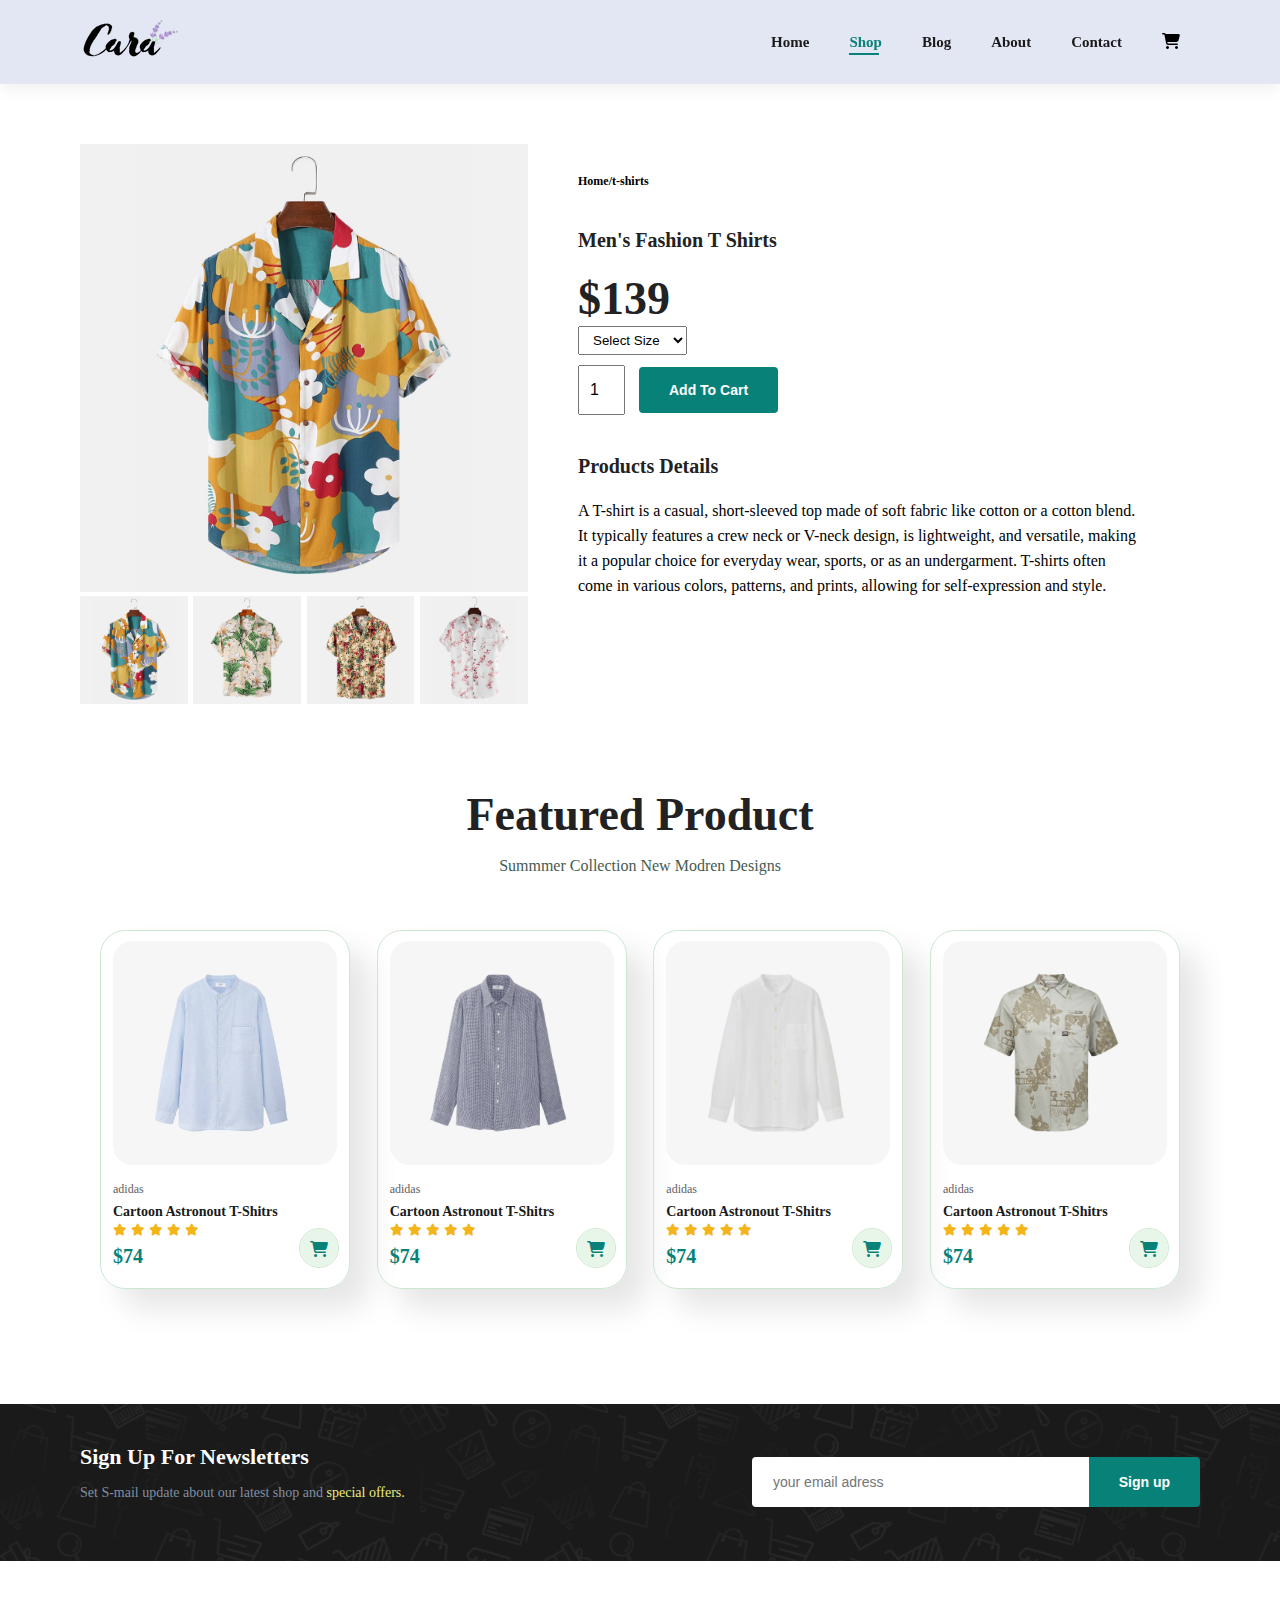
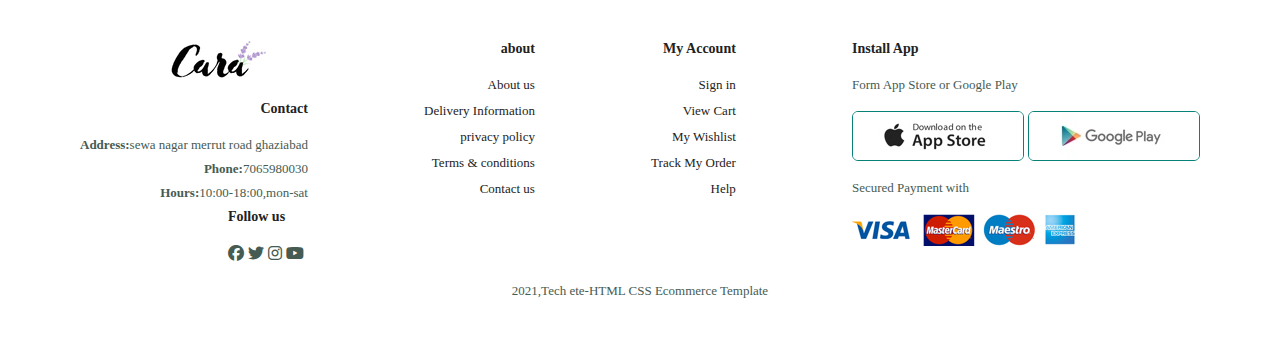
<file: singlep.html>
<!DOCTYPE html>
<html lang="en">
<head>
    <meta charset="UTF-8">
    <meta name="viewport" content="width=device-width, initial-scale=1.0">
    <title>Document</title>
    <link rel="stylesheet" href="https://cdnjs.cloudflare.com/ajax/libs/font-awesome/6.6.0/css/all.min.css" />
    <link rel="stylesheet" href="style.css">
</head>
<body>
<section id="header">
    <a href="#"> <img src="logo/logo.png"></a>  
    <div>
        <ul id="navbar">
            <li><a href="index.html">Home</a></li>
            <li><a class="active" href="shop.html">Shop</a></li>
            <li><a href="blog.html">Blog</a></li>
            <li><a href="about.html">About</a></li>
            <li><a href="contact.html">Contact</a></li>
            <li id="shopping"><i class="fa-solid fa-cart-shopping"></i></li>
        </ul>
    </div>
    <div id="phone">
       
        <a href="#"><i class="fa-solid fa-cart-shopping"></i></a>
        <i id="bar" class="fas fa-outdent"></i>
    </div>
</section>
<section id="productdetail" class="section-p1">
    <div class="single-pro-img">
        <img src="product/f1.jpg" width="100%" alt="" id="main">
        <div class="small-img-group">
            <div class="small-img-col">
                <img src="product/f1.jpg" width="100%"alt="" class=small-img>
            </div>
            <div class="small-img-col">
                <img src="product/f2.jpg" width="100%"alt="" class=small-img>
            </div>
            <div class="small-img-col">
                <img src="product/f3.jpg" width="100%"alt="" class=small-img>
            </div>
            <div class="small-img-col">
                <img src="product/f4.jpg" width="100%"alt="" class=small-img>
            </div>
        </div>
    </div>
    <div class="single-pro-detail">
        <h6>Home/t-shirts</h6>
        <h4>Men's Fashion T Shirts</h4>
        <h2> $139</h2>
        <select>
            <option>Select Size</option>
            <option>small</option>
            <option>large</option>
            <option>XL</option>
            <option>XXl</option>
        </select>
        <input type="number" value="1">
        <button class="normal">Add To Cart</button>
        <h4>Products Details</h4>
        <span>
            A T-shirt is a casual, short-sleeved top made of 
            soft fabric like cotton or a cotton blend. It typically
             features a crew neck or V-neck design, is lightweight, 
             and versatile, making it a popular choice for everyday wear,
            sports, or as an undergarment.
             T-shirts often come in various colors, patterns, 
             and prints, allowing for self-expression and style.
        </span>
    </div>
</section>
<section id="product1" class="section-p1">
    <h2>Featured Product</h2>
    <p>Summmer Collection New Modren Designs</p>
    <div class="pro-container">
        <!-- single product -->
        <div class="pre">
            <img src="product/n1.jpg">
            <div class="des">
                <span>adidas</span>
                <h5>Cartoon Astronout T-Shitrs</h5>
                <div class="star">
                    <i class="fas fa-star"></i>
                    <i class="fas fa-star"></i>
                    <i class="fas fa-star"></i>
                    <i class="fas fa-star"></i>
                    <i class="fas fa-star"></i>
                </div>
                <h4>$74</h4>
            </div>
            <a href=""><i class="fa-solid fa-cart-shopping "id="cart"></i></a>
        </div>
        <div class="pre">
            <img src="product/n2.jpg">
            <div class="des">
                <span>adidas</span>
                <h5>Cartoon Astronout T-Shitrs</h5>
                <div class="star">
                    <i class="fas fa-star"></i>
                    <i class="fas fa-star"></i>
                    <i class="fas fa-star"></i>
                    <i class="fas fa-star"></i>
                    <i class="fas fa-star"></i>
                </div>
                <h4>$74</h4>
            </div>
            <a href=""><i class="fa-solid fa-cart-shopping "id="cart"></i></a>
        </div>
        <div class="pre">
            <img src="product/n3.jpg">
            <div class="des">
                <span>adidas</span>
                <h5>Cartoon Astronout T-Shitrs</h5>
                <div class="star">
                    <i class="fas fa-star"></i>
                    <i class="fas fa-star"></i>
                    <i class="fas fa-star"></i>
                    <i class="fas fa-star"></i>
                    <i class="fas fa-star"></i>
                </div>
                <h4>$74</h4>
            </div>
            <a href=""><i class="fa-solid fa-cart-shopping "id="cart"></i></a>
        </div>
        <div class="pre">
            <img src="product/n4.jpg">
            <div class="des">
                <span>adidas</span>
                <h5>Cartoon Astronout T-Shitrs</h5>
                <div class="star">
                    <i class="fas fa-star"></i>
                    <i class="fas fa-star"></i>
                    <i class="fas fa-star"></i>
                    <i class="fas fa-star"></i>
                    <i class="fas fa-star"></i>
                </div>
                <h4>$74</h4>
            </div>
            <a href=""><i class="fa-solid fa-cart-shopping "id="cart"></i></a>
        </div>
    </div>
</section>
<section id="newsletter" class="section-p1 section-m1">
    <div class="newstext">
        <h4>Sign Up For Newsletters </h4>
        <p>Set S-mail update about our latest shop and <span>special offers.</span></p>
    </div>
    <div class="form">
        <input type="text" placeholder="your email adress">
        <button class="normal">Sign up</button>
    </div>
</section>
<footer class="section-p1">
    <div class="col">
        <img class="logo" src="logo/logo.png">
        <h4>Contact</h4>
        <p><strong>Address:</strong>sewa nagar merrut road ghaziabad </p>
        <p><strong>Phone:</strong>7065980030</p>
        <p><strong>Hours:</strong>10:00-18:00,mon-sat</p>
        <div class="follow">
            <h4>Follow us</h4>
            <div class="icon">
                <i class="fa-brands fa-facebook"></i>
                <i class="fa-brands fa-twitter"></i>
                <i class="fa-brands fa-instagram"></i>
                <i class="fa-brands fa-youtube"></i>
            </div>
        </div>
    </div>
    <div class="col">
        <h4>about</h4>
        <a href="#">About us</a>
        <a href="#">Delivery Information</a>
        <a href="#">privacy policy</a> 
        <a href="#">Terms & conditions</a> 
        <a href="#">Contact us</a>
    </div>
    <div class="col">
        <h4>My Account</h4>
        <a href="#">Sign in</a>
        <a href="#">View Cart</a>
        <a href="#">My Wishlist</a> 
        <a href="#">Track My Order</a> 
        <a href="#">Help</a>
    </div>
    <div class="install">
        <h4>Install App</h4>
        <p>Form App Store or Google Play</p>
        <div class="row">
            <img src="pay/app.jpg">
            <img src="pay/play.jpg">
        </div>
        <p>Secured Payment with</p>
        <img src="pay/pay.png">
    </div>
    <div class="copyright">
        <p>2021,Tech ete-HTML CSS Ecommerce Template</p>
    </div>
</footer>
<!-- this will help you to change the image by clicking on it and make them main img -->
<script>
    var mainimg=document.getElementById("main");
    var smallimg=document.getElementsByClassName("small-img");
    smallimg[0].onclick=function(){
        mainimg.src=smallimg[0].src;
    }
    smallimg[1].onclick=function(){
        mainimg.src=smallimg[1].src;
    }
    smallimg[2].onclick=function(){
        mainimg.src=smallimg[2].src;
    }
    smallimg[3].onclick=function(){
        mainimg.src=smallimg[3].src;
    }
</script>

<script src="script.js"></script>
</body>
</html>
</file>
<file: style.css>
*{
    margin:0;
    padding:0;
    box-sizing:border-box;
    
}

h1{
    font-size: 50px;
    line-height: 64px;
    color:#222;

}
h2{
    font-size: 46px;
    line-height: 54px;
    color:#222
}
h4{
    font-size: 20px;
    color:#222;
}
h6{
    font-weight: 700;
    font-size:12px;
}
p{
    font-size: 16px;
    color:#465b52;
    margin:15px 0 20px 0;
}
.section-p1{
    padding:40px 80px;
}
.section-m1{
    margin:40px 0;
}
button.normal{
    font-size: 14px;
    font-weight:700;
    padding:15px 30px;
    color:black;
    background-color: white;
    border-radius: 4px;
    border:none;
    outline: none;
    cursor:pointer;
    transition: 0.2s;
}
button.white{
    font-size: 13px;
    font-weight:700;
    padding:11px 18px;
    color:#fff;
    background-color: transparent;
    border-radius: 4px;
    border:1px solid #fff;
    outline: none;
    cursor:pointer;
    transition: 0.2s;
}
body{
    width:100%;
}
#header{
    display:flex;
    align-items: center;
    justify-content: space-between;
    padding:20px 80px;
    background-color: #e3e6f3;
    box-shadow: 0 5px 15px rgba(0, 0,0, 0.06) ;
    z-index: 999;
    position:sticky;
    top:0;
    left:0
    
}
/* header */
#navbar{
    display:flex;
    align-items: center;
    justify-content: center;
    
}
#navbar li{
    list-style: none;
    padding:0 20px;
    position:relative;
}
#navbar li a{
    text-decoration: none;
    font-size: 15px;
    font-weight: 600;
    color:#1a1a1a;
    transition: 0.3s;

}
#navbar li a:hover,
#navbar li a.active{
    color:#088178;

}
/* use for make under line by position make relative for parent like navbar li */
#navbar li a.active::after,
#navbar li a:hover::after{
    content:"";
    width:30px;
    height:2px;
    background:#088178;
    position:absolute;
    bottom:-4px;
    left:20px;
}
#phone{
    display:none;
    justify-content: center;
}
/* home */
#hero{
    background-image: url('logo/hero4.png');
    height:90vh;
    width:100%;
    background-size:cover;
    background-position: top 25% right 0;
    padding:0 80px;
    display:flex;
    flex-direction:column;
    align-items: flex-start;
    justify-content: center;


}
#hero h4{
    padding-bottom:15px;

}
#hero h1{
    color:#088178
}
#hero button{
    background-image:url("logo/button.png");
    background-color:transparent;
    color:#088178;
    border:none;
    padding:14px 80px 14px 65px;
    background-repeat: no-repeat;
    cursor: pointer;
    font-weight: 700;
    font-size: 15px;
}
#features .fe-box{
    width:180px;
    text-align:  center;
    padding:25px 15px;
    box-shadow: 20px 20px 30px rgba(0,0,0,0);
    border:1px solid #cce7d0;
    border-radius: 4px;
    margin:15px 0px;
}
#features .fe-box:hover{
    box-shadow: 10px 10px 54px rgba(0,0,0,0.1);
    
}
#features .fe-box h6{
    display:inline-block; 
    padding:9px 6px 8px 6px;
    line-height: 1;
    border-radius: 4px;
    background-color: #fddde4;
    color:#088178
}
#features .fe-box img{
    width:100%;
    margin-bottom: 10px;
}
#features{
    display:flex;
    align-items: center;
    justify-content: space-between;
    flex:wrap;
}
#features .fe-box:nth-child(2) h6{
    background-color: antiquewhite;
}
#features .fe-box:nth-child(3) h6{
    background-color: rgb(244, 146, 146);
}
#features .fe-box:nth-child(4) h6{
    background-color: rgb(138, 138, 223);
}
#features .fe-box:nth-child(5) h6{
    background-color: rgb(211, 194, 197);
}
#features .fe-box:nth-child(6) h6{
    background-color: rgb(216, 216, 140);
}
#product1{
    text-align:center;

}
#product1 .pre{
    width:23%;
    min-width: 250px;
    padding: 10px 12px;
    border:1px solid #cce7d0;
    border-radius: 25px;
    cursor:pointer;
    box-shadow: 20px 20px 30px rgba(0, 0,0, 0.1);
    margin:15px 0;
    transition:0.2s ease; 
    position:relative;
}

#product1 .pre:hover{
    box-shadow: 20px 20px 30px rgba(0, 0,0, 0.2);

}
#product1 .pre img{
    width:100%;
    border-radius: 20px;
}
#product1 .pre .des{
    text-align:start;
    padding:10px 0;
}
#product1 .pre .des span{
    color:#606063;
    font-size:12px
}
#product1 .pre .des h5{
    padding-top:7px;
    font-size: 14px;
    color:#1a1a1a;
}
#product1 .pre .des i{
    font-size:12px;
    color:rgb(243,181,25);
}
#product1 .pre .des h4{
    padding-top:7px;
    font-size:20px;
    font-weight:700;
    color:#088178;
}
#product1 .pre #cart{
    width:40px;
    height:40px;
    line-height: 40px;
    border-radius: 40px;
    background-color: #e8f6ea;
    /* font-weight: 500; */
    color:#088178;
    border:1px solid #cce7d0;
    position:absolute;
    bottom:20px;
    right:10px;
}
#product1 .pro-container{
    display:flex;
    justify-content: space-between;
    padding: 20px;
    flex-wrap:wrap;

}
#banner{
    display: flex;
    flex-direction: column;
    justify-content: center;
    align-items:center;
    text-align: center;
    background-image: url("banner/b2.jpg");
    height: 40vh;
    width:100%;
    background-size: cover;
    background-position:center;
}
#banner h4{
    color:white;
    font-size: 16px;
}
#banner h2{
    color:white;
    font-size:30px;
    padding:10px 0;

}
#banner h2 span{
    color:#e33636;
}
#banner button:hover{
    background-color: #088178;
    color:white;
}
#sm-banner {
    display:flex;
    justify-content:space-between;
    flex-wrap:wrap;
}
#sm-banner .banner-box{
    display: flex;
    flex-direction: column;
    justify-content: center;
    align-items:flex-start;
    text-align: center;
    background-image: url("banner/b17.jpg");
    height: 50vh;
    min-width:580px;
    background-size: cover;
    background-position: center;
    padding:30px;

}
#sm-banner .banner-box2{
    display: flex;
    flex-direction: column;
    justify-content: center;
    align-items:flex-start;
    text-align: center;
    background-image: url("banner/b10.jpg");
    height: 50vh;
    min-width:580px;
    background-size: cover;
    background-position: center;
    padding:30px;

}
#sm-banner h4{
    color:white;
    font-size:20px;
    font-weight:300;
}
#sm-banner h2{
    color:white;
    font-size:28px;
    font-weight:800;

}#sm-banner span{
    color:white;
    font-size:14px;
    font-weight:500;
    padding-bottom:15px

}
#sm-banner .banner-box:hover button{
    background-color: #088178;
    border: 1px solid #088178;

}
#sm-banner .banner-box2:hover button{
    background-color: #088178;
    border: 1px solid #088178;

}
.banner-box-1{
    display: flex;
    flex-direction: column;
    justify-content: center;
    align-items:flex-start;
    text-align: center;
    background-image: url("banner/b7.jpg");
    height: 30vh;
    min-width:30%;
    background-size: cover;
    background-position: center;
    padding:30px;
    margin-bottom: 20px;

}
.banner-box-2{
    display: flex;
    flex-direction: column;
    justify-content: center;
    align-items:flex-start;
    text-align: center;
    background-image: url("banner/b4.jpg");
    height: 30vh;
    min-width:30%;
    background-size: cover;
    background-position: center;
    padding:30px;
    margin-bottom: 20px;

}
.banner-box-3{
    display: flex;
    flex-direction: column;
    justify-content: center;
    align-items:flex-start;
    text-align: center;
    background-image: url("banner/b18.jpg");
    height: 30vh;
    min-width:30%;
    background-size: cover;
    background-position: center;
    padding:30px;
    margin-bottom: 20px;

}

#banner-2 h2{
    color:white;
    font-weight: 900;
    font-size: 22px;
}
#banner-2 h3{
    color:rgb(233, 101, 101);
    font-weight:800;
    font-size: 15px;
}
#banner-2{
    display:flex;
    justify-content: space-between;
    align-items: center;
    padding:0 80px;
}
#newsletter{
    display:flex;
    justify-content: space-between;
    flex-wrap: wrap;
    align-items: center;
    background-image: url("banner/b14.png");
    background-position: 20% 30%;
    background-color: #1a1a1a;
}
#newsletter h4{
    font-size:22px;
    font-weight:700px;
    color:white;
}
#newsletter p{
    font-size:14px;
    font-weight:600px;
    color:#818ea0;
}
#newsletter p span{
    color:rgb(234, 234, 130);
}
#newsletter .form{
    display: flex;
    width:40%;
}
#newsletter input{
    height:3.125rem;
    padding:0 1.25rem;
    width:100%;
    border:1px solid transparent;
    border-radius: 4px;
    font-size: 14px;
    outline:none;
    border-top-right-radius: 0;
    border-bottom-right-radius: 0;
}
#newsletter button{
    background-color: #088178;
    color:white;
    /* kya hota ha ya */
    white-space: nowrap;
    border-top-left-radius: 0;
    border-bottom-left-radius: 0;
}
footer{
    display:flex;
    flex-wrap:wrap;
    justify-content: space-between;
}
footer .col{
    display: flex;
    flex-direction: column;
    align-items: flex-end;
    margin-bottom:20px
}
footer .logo{
    margin-bottom: 20px;
}
footer h4{
    font-size:14px;
    padding-bottom:20px;
}
footer p{
    font-size: 13px;
    margin:0 0 8px 0;
}
footer a{

    font-size:13px;
    text-decoration: none;
    color:#222;
    margin-bottom:10px;

}
footer .follow{
    color:#465b52;
    padding-right:4px;
    cursor:pointer;
}
footer .install .row img{
    border:1px solid #088178;
   border-radius: 6px; 
}
footer .install img{
    margin:10px 0 15px 0;
}
footer .follow i:hover,
footer a:hover{
    color:#088178;

}
footer .copyright{
    width:100%;
    text-align: center;
}

/* ------shop css -----*/
.shop-header{
    background-image: url(banner/b1.jpg);
}
#page-header {

    height:40vh;
    width:100%;
    display:flex;
    justify-content: center;
    text-align: center;
    flex-direction: column;
    padding:14px;

}
#page-header h2,
#page-header p{
    color:white;
}
#pagination{
    text-align: center;
}
#pagination a{
    text-decoration: none;
    background-color: #088178;
    padding:10px 20px;
    border-radius: 4px;
    color:white;
    font-weight: 600;
}
#pagination a i{
    font-size: 14px;
    font-weight: 600;

    
}
/* singlep */
#productdetail .single-pro-img{
    width:40%; 
    margin-right: 50px;
}
.small-img-group{
    display: flex;
    justify-content: space-between;
}
.small-img-col{

    flex-basis: 24%;
    cursor: pointer;
}
#productdetail {
    display:flex;
    margin-top:20px;
}
#productdetail .single-pro-detail{
    width:50%;
    padding-top: 30px;
}
#productdetail .single-pro-detail h4{
    padding:40px 0 20px 0;
}
#productdetail .single-pro-detail h2{
    font-size:26;
}
#productdetail .single-pro-detail select{
    display: block;
    padding:5px 10px;
    margin-bottom: 10px;
}
#productdetail .single-pro-detail input{
    height:50px;
    width:47px;
    font-size: 16px;
    margin-right: 10px;
    padding-left: 10px;
}
#productdetail .single-pro-detail button{
    background-color: #088178;
    color:#fff;
}
#productdetail .single-pro-detail input:focus{
    outline: none;
}
#productdetail .single-pro-detail span{
    line-height: 25px;
}

/*----------- blog-page--------- */
#page-header.blog-header{
    background-image:url("banner/b19.jpg");
}

#blog{
    padding:150px 150px 0px 150px;
}
#blog .blog-box{
    display: flex;
    align-items: center;
    width:100%;
    position:relative;
    padding-bottom:100px;
}
#blog .blog-img{
    width:50%;
    margin-right: 40px;
}
#blog img{
    width:100%;
    height:300px;
    object-fit:cover
}
#blog .blog-detail{
    width:50%;
   
   
}
#blog .blog-detail a{
text-decoration:none;
font-size:15px;
color:#000;
font-weight: 900px;
position:relative;
transition:0.3s;
}
#blog .blog-detail a::after{
    content:"";
    height:1px;
    width:50px;
    background-color: black;
    position:absolute;
    top:10px;
    right:-60px;
}
#blog .blog-detail a:hover{
    color:#088178;
}
#blog .blog-detail a:hover::after{
    background-color: #088178;
}

#blog .blog-box h1{
    position:absolute;
    top:-45px;
    left:0px;
    font-size:60px;
    color:#cecb7e;
    font-weight:700;
    z-index:-9;

}
.about-header{
    background-image: url("banner/banner.png");
}
#about-head img{
width:50%;
height:auto;
}
#about-head{
    display: flex;
    align-items: center;
}
#about-head div{
    padding-left:40px;
}
#about-head div marquee{
    margin-top: 20px;
}
#about-app{
    text-align: center;
}
#about-app .video{
    width:70%;
    height:100%;
    margin:30px auto 0px auto;
}
#about-app .video video{
    width:100%;
    height:100%;
    border-radius:20px;
}
/* --------contact-page-------- */
#contact-details{
    display:flex;
    align-items: center;
    justify-content: space-between;
}
#contact-details .details{
    width:40%;
}
#contact-details .details span,
#form-detail form span{
    font-size:12px;
}
#contact-details .details h2,
#form-detail form h2{
    font-size:26px;
    line-height: 35px;
    padding:20px 0px
}
#contact-details .details h3{
    padding-bottom:15px;
}
#contact-details .details li{
    list-style: none;
    display:flex;
    padding:14px 0px;
}
#contact-details .details li i{
    font-size:13px;
    padding-right:22px;
}
#contact-details .details li p{
    /* margin-bottom: 15px; */
    margin:0px;
    font-size:14px;
}
#contact-details .map{
    width:55%;
    height:400px;
}
#contact-details .map iframe{
    width: 100%;
    height:100%;
}
#form-detail{
    display:flex;
    justify-content: space-between;
    margin:30px;
    padding:80px;
    border:1px solid #e1e1e1;

}
#form-detail form{
    width:65%;
    display: flex;
    flex-direction: column;
    align-items:flex-start;

}
#form-detail form input,
#form-detail form textarea{
    width: 100%;
    padding:12px 15px;
    margin-bottom:20px;
    outline:none;
    border:1px solid #e1e1e1;
}

#form-detail form button{
   
    background-color: #088178;
    color: white;
}
#form-detail .people div{
    padding-bottom:25px;
    display: flex;
    align-items: flex-start;
}
#form-detail .people img{
    width:65px;
    height:65px;
    object-fit: cover;
    margin-right:15px;
}
#form-detail .people div p{
    margin:0;
    font-size:13px;
    line-height: 25px;
}
#form-detail .people div p span{
    display: block;
    font-size:16px;
    font-weight:600px;
    color:#000;
}
/* -------cart style------- */
#cart{
    overflow-x: auto;
}
#cart table{
    width:100%;
    border-collapse: collapse;
    table-layout: fixed;
    white-space: nowrap;
}
#cart table img{
    width:70px;
}
#cart table td:nth-child(1){
    width:100px;
    text-align: center;

}
#cart table td:nth-child(2){
    width:150px;
    text-align: center;
}
#cart table td:nth-child(3){
    width:150px;
    text-align: center;
}
#cart table td:nth-child(4),
#cart table td:nth-child(5),
#cart table td:nth-child(6){
    width:150px;
    text-align: center;
}
#cart table td:nth-child(5) input{
    width:70px;
   padding:10px 5px 10px 15px;
}
#cart table thead{
    border:1px solid #e2e9e1;
    border-left:none;
    border-right:none;
}
#cart table thead td{
    font-weight: 700;
    padding:18px 0px;
    font-size:13px;
    text-transform: uppercase;
}
#cart table tbody tr td{
    padding-top: 15px;
}
#cart table tbody  td{
    font-size:17px;
}
#cart-add{
    display:flex;
    flex-wrap: wrap;
    justify-content: space-between;
}
#coupon{
    width:50%;
    margin-bottom: 30px;
}
#coupon h3,
#subtotal h3{
    padding-bottom: 15px;
}
#coupon input{
    padding:10px 20px;
    width:60%;
    padding-right: 10px;
    outline:none;
    border:1px solid #e2e9e1;
}
#coupon button,
#subtotal button{
    background-color: #088178;
    color:white;
    padding:12px 20px;
}
#subtotal{
    width:50%;
    margin-bottom: 30px;
    padding:30px;
    border:1px solid #e2e9e1
}
#subtotal table{
    width:100%;
    border-collapse: collapse;
    margin-bottom: 20px;
}
#subtotal table td{
    width:50%;
    border:1px solid #e2e9e1;
    padding: 10px;
    font-size: 13px;
}
/* -----responsiveness----- */
 @media(max-width:799px){
    #navbar {
        display: flex;
        flex-direction:column;
        align-items: flex-start;
        justify-content: flex-start;
        position:Fixed;
        top:0px;
        right:-300px;
        height:100vh;
        width:300px;
        background-color:#e3e6f3;
        box-shadow: 0 40px 60px rgba(0,0,0,.1);
        padding:80px 0 0 10px;
        cursor:pointer;
    }
    #navbar.active{
        right:0px;
    }
   
    #navbar li{
        margin-bottom: 25px;;
    }
    #phone{
        display:flex;
        justify-content: center;
    }
    #phone i{
        color:#1a1a1a;
        font-size:24px;
        padding-left: 20px;
    }
    #features{
        display: flex;
        flex-wrap: wrap;
        justify-content: center;
    }
    #form-detail {
        padding: 40px;
    }
    #form-detail form {
        width: 50%;
        
    }
   

}
@media(max-width:477px){
    .section-p1{
        padding:10px 20px;
    }
   #col-1{
    display:block;
   }
    #header{
        padding:10px 30px;
    }
    #hero{
        padding:0px 20px;
        background-position: 55%;;
    }
    #productdetail{
        display: flex;
        flex-direction: column;
    }
    #productdetail .single-pro-img{
        width:100%;
        margin-right: 0px;
    }
    #productdetail .single-pro-detail{
        width:100%;
    }
    #productdetail{
        display: flex;
        flex-direction: column;
    }
    #productdetail .single-pro-img{
        width:100%;
        margin-right: 0px;
    }
    #productdetail .single-pro-detail{
        width:100%;
    }
    
    #blog {
        padding: 150px 20px 0px 20px;
    }
    #blog .blog-box {
        display: flex;
        align-items: flex-start;
        flex-direction:column;
    }
    #blog .blog-img{
        width:100%;
        margin-right:0px;
        margin-bottom:30px;
    }
    #blog .blog-detail{
        width:100%;
    }
   
    #about-head{
        flex-direction: column;
        padding:40px 10px;
    }
    #about-head div {
        padding:10px;
    }
   
    #about-head img{
        width:100%;
    }
    #about-app .video{
        width:100%;
    }
    #contact-details {
       flex-direction: column;
    }
    #contact-details .details {
        width: 100%;
        margin-bottom:30px;
        
    }
    #contact-details .map {
        width: 100%;
        
    }
    #form-detail {
        
        margin: 10px;
        padding: 20px 10px;
        flex-wrap:wrap;
        
    }#form-detail form {
        width: 100%;
        margin-bottom:30px;
    }
    #cart-add {
       flex-direction: column;
    }
    #coupon {
        width: 100%;
        
    }
    #subtotal {
        width: 100%;
        padding: 20px;
   
    }
    
}
</file>
